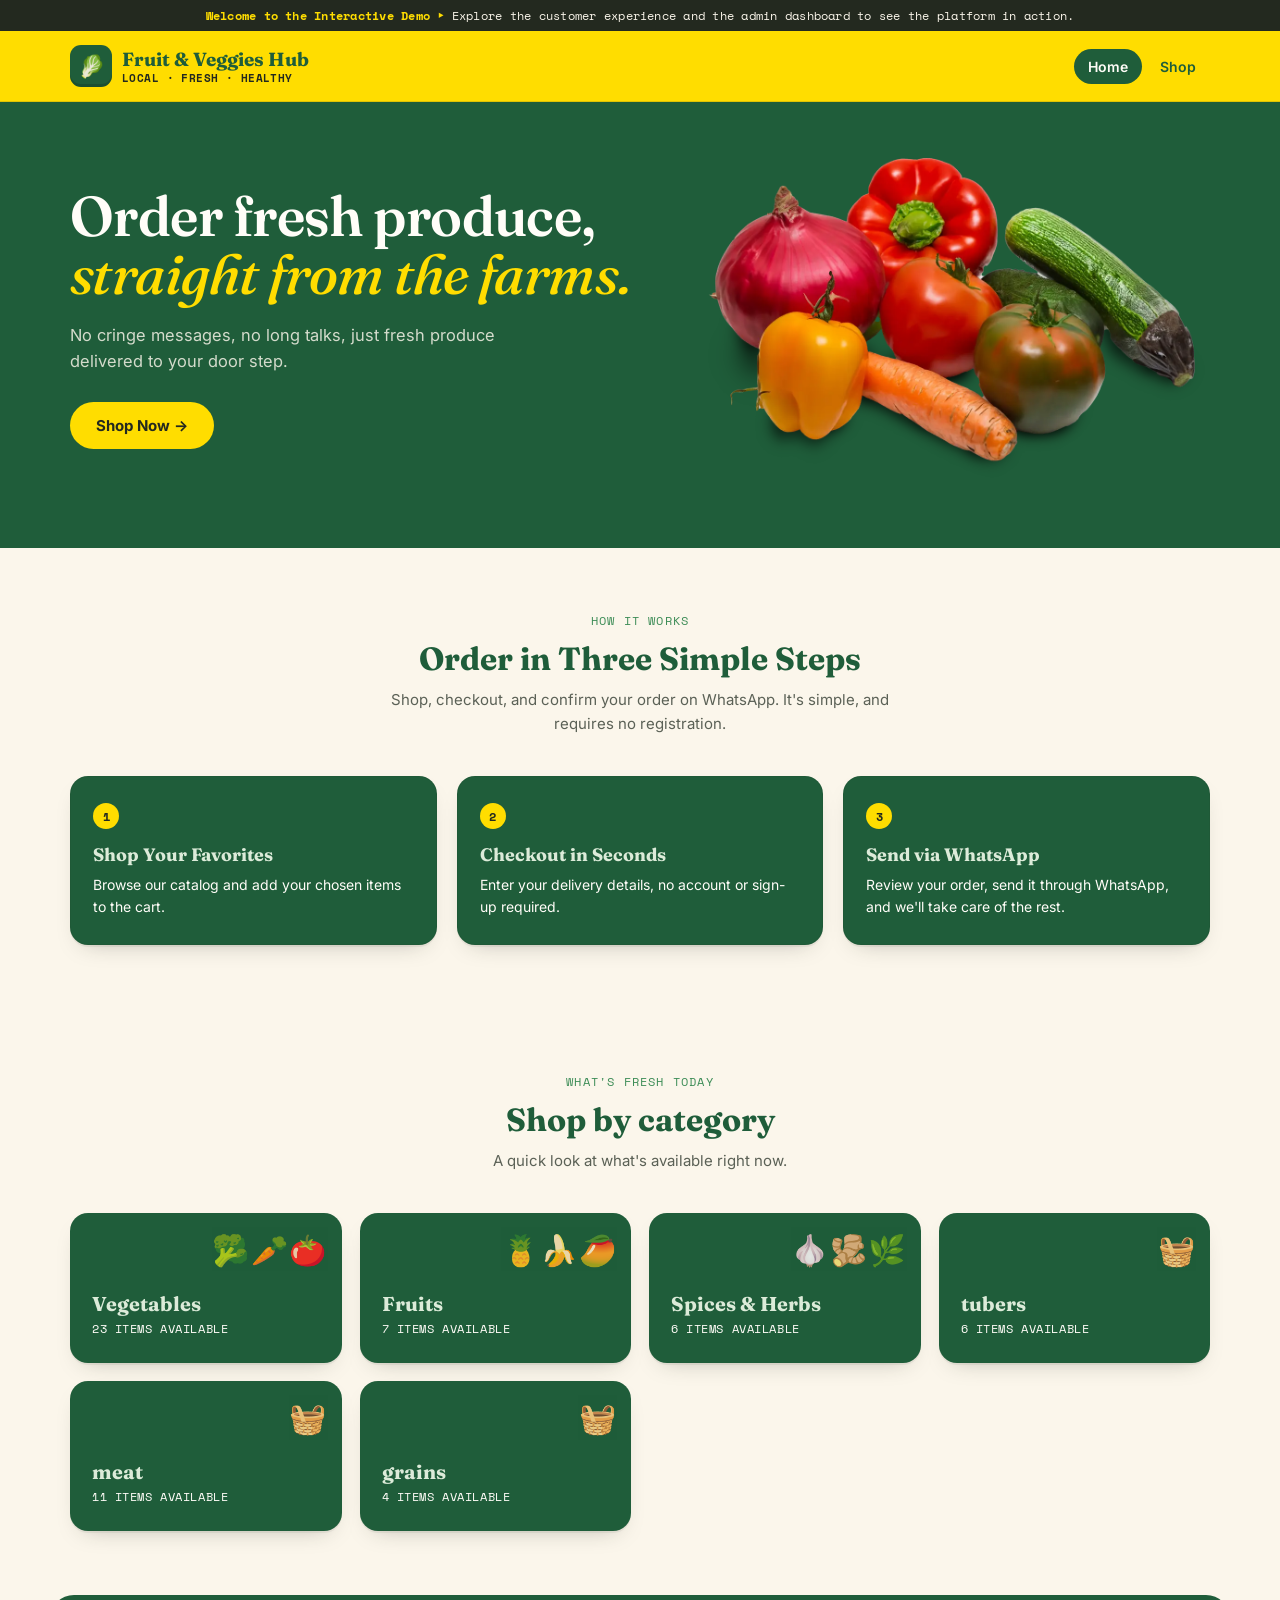
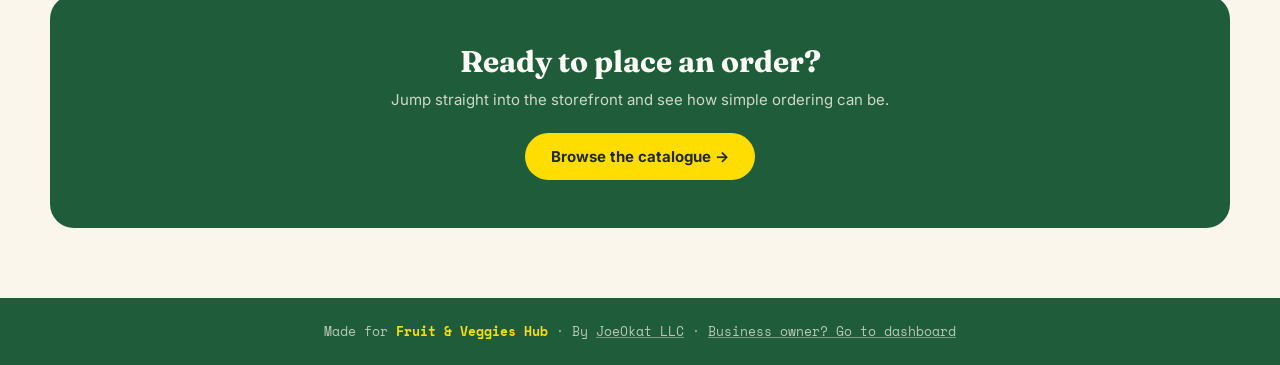
<file: index.html>
<!DOCTYPE html>
<html lang="en">
<head>
<meta charset="UTF-8">
<meta name="viewport" content="width=device-width, initial-scale=1.0">
<title data-suffix="Fresh Produce, Delivered">Fruit & Veggies Hub — Fresh Produce, Delivered</title>
<link rel="preconnect" href="https://fonts.googleapis.com">
<link rel="preconnect" href="https://fonts.gstatic.com" crossorigin>
<link href="https://fonts.googleapis.com/css2?family=Fraunces:ital,opsz,wght@0,9..144,400;0,9..144,600;0,9..144,700;1,9..144,500;1,9..144,600&family=Inter:wght@400;500;600;700;800&family=Space+Mono:wght@400;700&display=swap" rel="stylesheet">
<link rel="stylesheet" href="css/style.css">
</head>
<body>

<div class="demo-bar">
  <strong>Welcome to the Interactive Demo ‣</strong> Explore the customer experience and the admin dashboard to see the platform in action.
</div>

<header class="site-header">
  <div class="header-inner">
    <a href="index.html" class="brand">
      <span class="brand-mark">🥬</span>
      <span class="brand-text">
        <strong data-brand-name>Fruit & Veggies Hub</strong>
        <span data-brand-tagline>Fresh from the market, straight to your door</span>
      </span>
    </a>
    <nav class="nav-links" aria-label="Main navigation">
      <a href="index.html" class="nav-link active">Home</a>
      <a href="customer.html" class="nav-link">Shop</a>
      <!-- <a href="admin.html" class="nav-link admin-link">Business Dashboard</a> -->
    </nav>
  </div>
</header>

<section class="hero">
  <div class="hero-inner">
    <div>
      <!-- <div class="hero-eyebrow">One link · Zero back-and-forth</div> -->
      <h1>Order fresh produce,<br><em>straight from the farms.</em></h1>
      <p>No cringe messages, no long talks, just fresh produce delivered to your door step.</p>
      <div class="hero-ctas">
        <a href="customer.html" class="btn-primary">Shop Now →</a>
        <!-- <a href="admin.html" class="btn-ghost on-dark">View business dashboard</a> -->
      </div>
    </div>

    <div class="hero-image">
      <img src="assets/images/home-hero.png" alt="Fresh vegetables including tomatoes, peppers, onion, carrot, and zucchini" />
    </div>
  </div>
</section>

<section class="section">
  <div class="section-head">
    <span class="eyebrow">How it works</span>
    <h2>Order in Three Simple Steps</h2>
    <p>Shop, checkout, and confirm your order on WhatsApp. It's simple, and requires no registration.</p>
  </div>
  <div class="how-grid">
    <div class="how-card">
      <div class="how-step">1</div>
      <h3>Shop Your Favorites</h3>
      <p>Browse our catalog and add your chosen items to the cart.</p>
    </div>

    <div class="how-card">
      <div class="how-step">2</div>
      <h3>Checkout in Seconds</h3>
      <p>Enter your delivery details, no account or sign-up required.</p>
    </div>

    <div class="how-card">
      <div class="how-step">3</div>
      <h3>Send via WhatsApp</h3>
      <p>Review your order, send it through WhatsApp, and we'll take care of the rest.</p>
    </div>
  </div>
</section>

<section class="section" id="categoryPreviewSection">
  <div class="section-head">
    <span class="eyebrow">What's fresh today</span>
    <h2>Shop by category</h2>
    <p>A quick look at what's available right now.</p>
  </div>
  <div class="category-preview-grid" id="categoryPreviewGrid"></div>
</section>

<div class="cta-banner">
  <h2>Ready to place an order?</h2>
  <p>Jump straight into the storefront and see how simple ordering can be.</p>
  <a href="customer.html" class="btn-primary">Browse the catalogue →</a>
</div>

<footer class="site-footer">
  Made for <strong data-brand-name>Fruit & Veggies Hub</strong> · By <a href="https://joeokat.vercel.app/">JoeOkat LLC</a> ·
  <a href="admin.html">Business owner? Go to dashboard</a>
</footer>

<div class="toast" id="toast"></div>

<script src="js/store.js"></script>
<script>
  Store.applyBrandToPage();

  const categoryMeta = {
    vegetables: { label: 'Vegetables', emoji: '🥦🥕🍅' },
    fruits: { label: 'Fruits', emoji: '🍍🍌🥭' },
    spices: { label: 'Spices & Herbs', emoji: '🧄🫚🌿' }
  };

  function renderCategoryPreview(){
    const products = Store.getProducts();
    const grid = document.getElementById('categoryPreviewGrid');
    const cats = [...new Set(products.map(p => p.category))];

    grid.innerHTML = cats.map(cat => {
      const count = products.filter(p => p.category === cat && p.available).length;
      const meta = categoryMeta[cat] || { label: cat, emoji: '🧺' };
      return `
        <a class="category-preview-card" href="customer.html?category=${encodeURIComponent(cat)}">
          <span class="emoji-cluster">${meta.emoji}</span>
          <h3>${meta.label}</h3>
          <span>${count} item${count===1?'':'s'} available</span>
        </a>
      `;
    }).join('');
  }
  renderCategoryPreview();
</script>
</body>
</html>
</file>
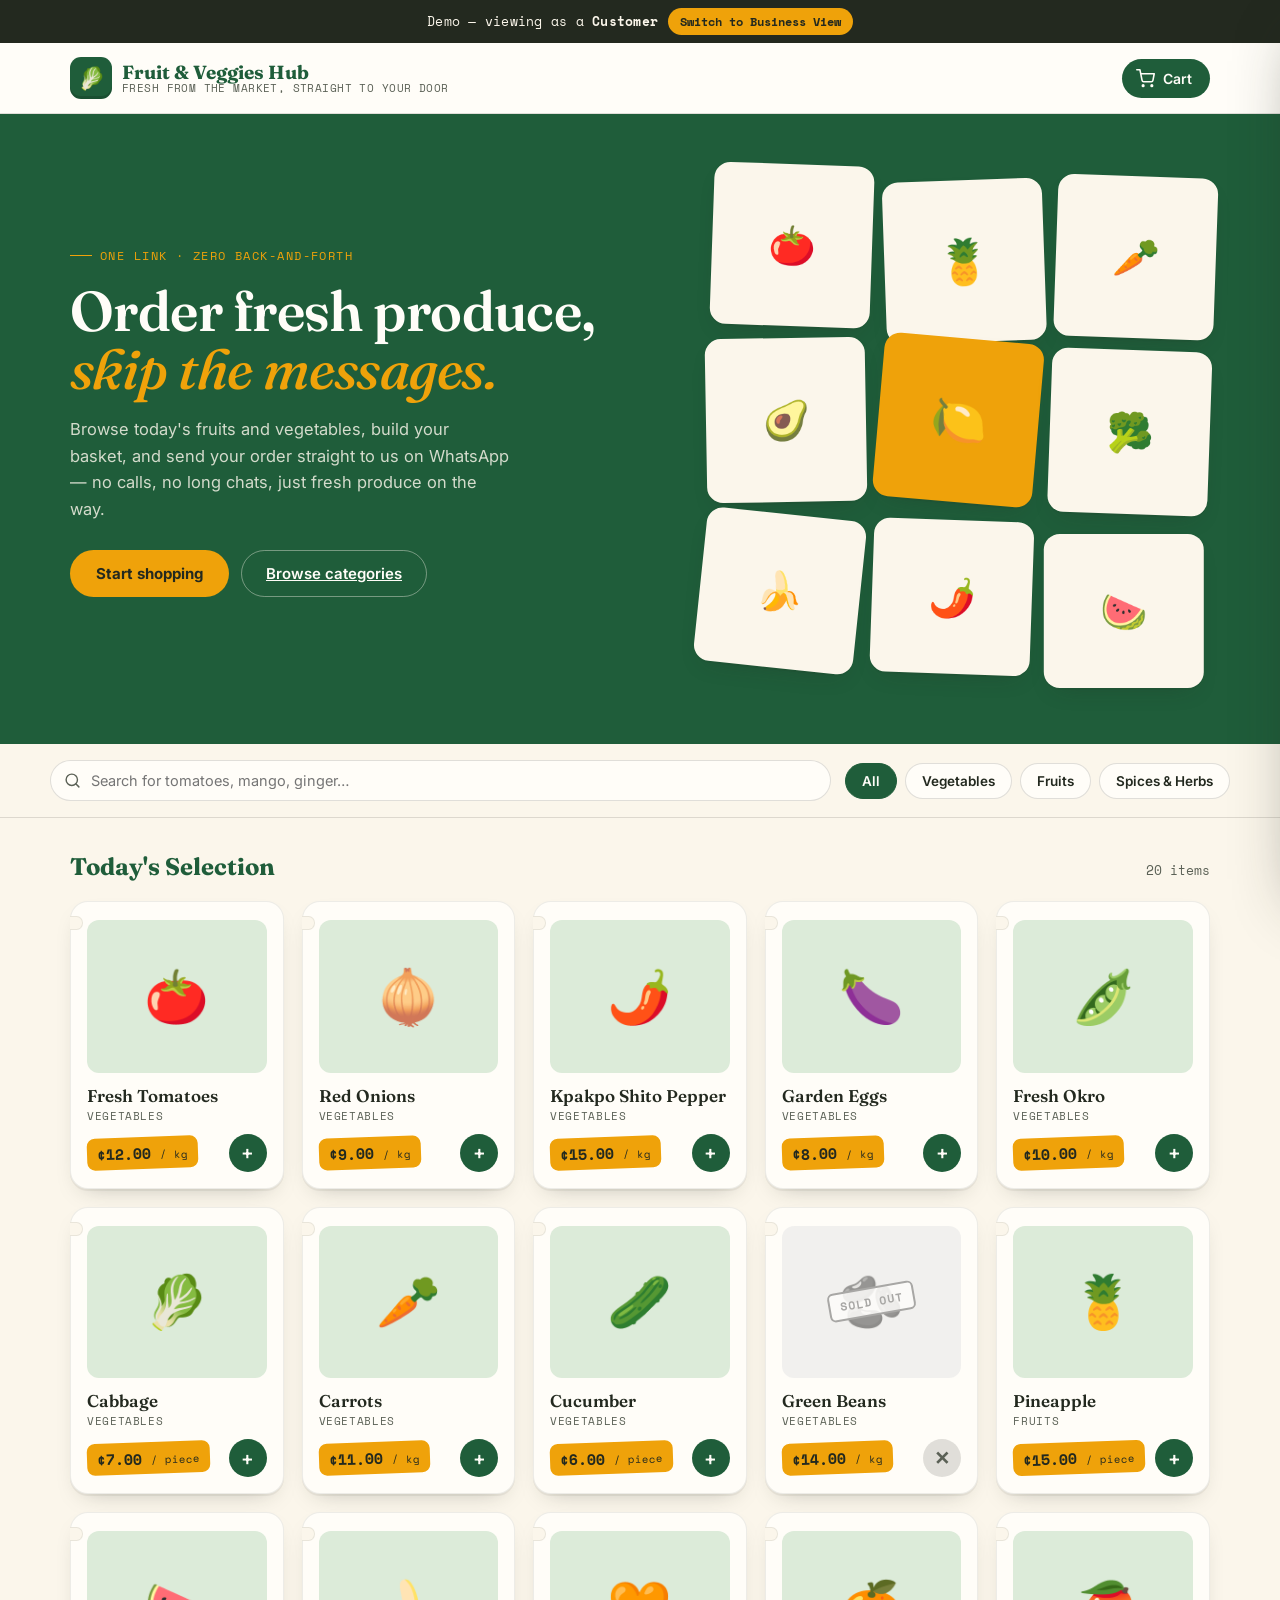
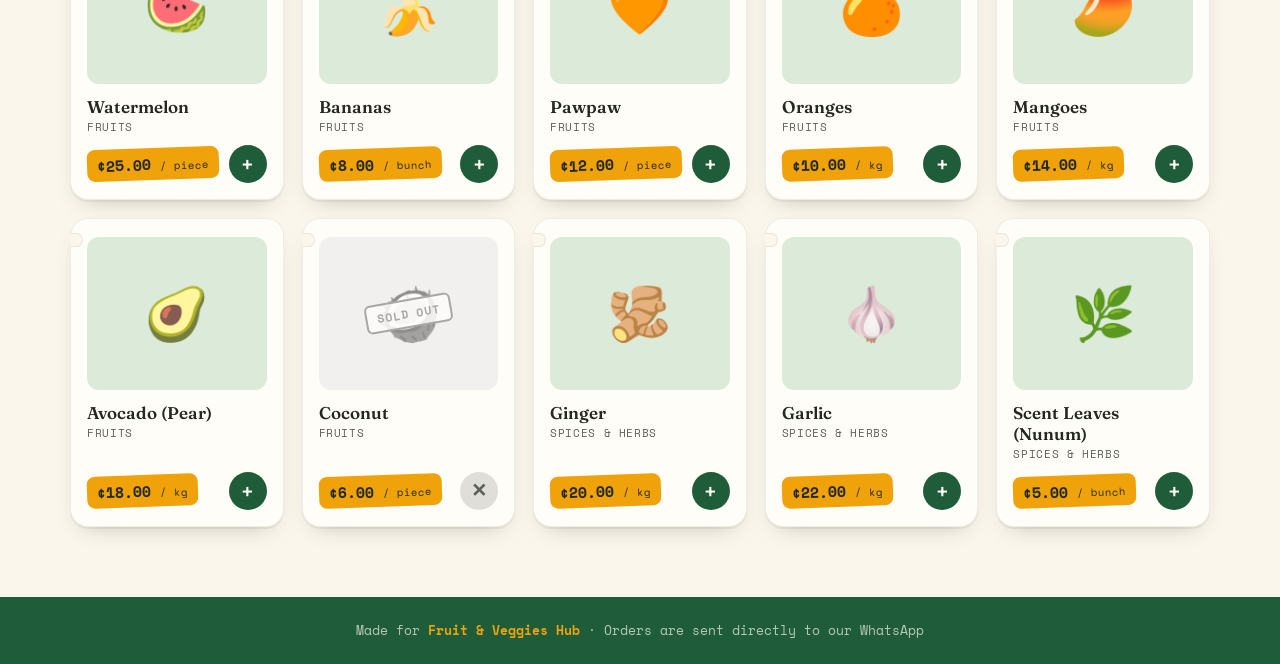
<file: fruit-veggies-hub.html>
<!DOCTYPE html>
<html lang="en">
<head>
<meta charset="UTF-8">
<meta name="viewport" content="width=device-width, initial-scale=1.0">
<title>Fruit & Veggies Hub — Order Fresh Produce</title>
<link rel="preconnect" href="https://fonts.googleapis.com">
<link rel="preconnect" href="https://fonts.gstatic.com" crossorigin>
<link href="https://fonts.googleapis.com/css2?family=Fraunces:ital,opsz,wght@0,9..144,400;0,9..144,600;0,9..144,700;1,9..144,500;1,9..144,600&family=Inter:wght@400;500;600;700;800&family=Space+Mono:wght@400;700&display=swap" rel="stylesheet">
<style>
  
/* ============ TOKENS ============ */
:root{
  --green-deep:#1F5D3A;
  --green-leaf:#3C8C56;
  --green-soft:#DCEBD9;
  --gold:#EFA20A;
  --gold-dark:#C97D02;
  --tomato:#D6452C;
  --cream:#FBF6EB;
  --paper:#FFFDF8;
  --ink:#23291F;
  --ink-soft:#5B6156;
  --line:rgba(35,41,31,0.14);
  --line-soft:rgba(35,41,31,0.08);
  --radius:18px;
  --shadow-card:0 2px 0 rgba(35,41,31,0.06), 0 10px 24px -14px rgba(35,41,31,0.35);
  --shadow-pop:0 20px 60px -20px rgba(35,41,31,0.45);
  --font-display:'Fraunces', serif;
  --font-body:'Inter', sans-serif;
  --font-mono:'Space Mono', monospace;
}
*{box-sizing:border-box;}
html{scroll-behavior:smooth;}
body{
  margin:0;
  font-family:var(--font-body);
  background:var(--cream);
  color:var(--ink);
  -webkit-font-smoothing:antialiased;
}
img{max-width:100%;display:block;}
button{font-family:inherit;cursor:pointer;}
input,select,textarea{font-family:inherit;}
.visually-hidden{position:absolute;width:1px;height:1px;overflow:hidden;clip:rect(0 0 0 0);white-space:nowrap;}
a{color:inherit;}

@media (prefers-reduced-motion: reduce){
  *{animation-duration:0.01ms !important; animation-iteration-count:1 !important; transition-duration:0.01ms !important; scroll-behavior:auto !important;}
}

:focus-visible{outline:3px solid var(--gold-dark); outline-offset:2px; border-radius:4px;}

/* ============ TOP UTILITY BAR ============ */
.mode-switch{
  background:var(--ink);
  color:var(--cream);
  font-family:var(--font-mono);
  font-size:12.5px;
  letter-spacing:.02em;
  display:flex;
  align-items:center;
  justify-content:center;
  gap:10px;
  padding:8px 14px;
  text-align:center;
}
.mode-switch button{
  background:var(--gold);
  color:var(--ink);
  border:none;
  padding:5px 12px;
  border-radius:100px;
  font-family:var(--font-mono);
  font-weight:700;
  font-size:12px;
  transition:transform .15s ease, background .15s ease;
}
.mode-switch button:hover{background:#ffb733; transform:translateY(-1px);}

/* ============ HEADER ============ */
header.site-header{
  position:sticky; top:0; z-index:40;
  background:var(--paper);
  border-bottom:1px solid var(--line);
}
.header-inner{
  max-width:1180px; margin:0 auto;
  display:flex; align-items:center; justify-content:space-between;
  padding:14px 20px;
  gap:16px;
}
.brand{display:flex; align-items:center; gap:10px; text-decoration:none;}
.brand-mark{
  width:42px;height:42px;border-radius:11px;
  background:var(--green-deep);
  display:flex;align-items:center;justify-content:center;
  font-size:22px; flex-shrink:0;
  box-shadow:inset 0 -3px 0 rgba(0,0,0,.15);
}
.brand-text{display:flex;flex-direction:column;line-height:1.1;}
.brand-text strong{font-family:var(--font-display); font-weight:700; font-size:19px; color:var(--green-deep);}
.brand-text span{font-family:var(--font-mono); font-size:10.5px; color:var(--ink-soft); letter-spacing:.04em; text-transform:uppercase;}

.cart-btn{
  position:relative;
  display:flex; align-items:center; gap:8px;
  background:var(--green-deep); color:var(--paper);
  border:none; border-radius:100px;
  padding:10px 18px 10px 14px;
  font-weight:600; font-size:14px;
  transition:transform .15s ease, box-shadow .15s ease;
}
.cart-btn:hover{transform:translateY(-1px); box-shadow:0 8px 16px -6px rgba(31,93,58,.5);}
.cart-count{
  position:absolute; top:-6px; right:-6px;
  background:var(--tomato); color:#fff;
  font-family:var(--font-mono); font-size:11px; font-weight:700;
  width:20px;height:20px;border-radius:50%;
  display:flex;align-items:center;justify-content:center;
  border:2px solid var(--paper);
}

/* ============ HERO ============ */
.hero{
  position:relative;
  background:var(--green-deep);
  overflow:hidden;
}
.hero-inner{
  max-width:1180px; margin:0 auto;
  display:grid; grid-template-columns:1.1fr 0.9fr;
  align-items:center;
  gap:20px;
  padding:56px 20px 70px;
}
.hero-eyebrow{
  font-family:var(--font-mono); text-transform:uppercase; letter-spacing:.12em;
  font-size:12px; color:var(--gold);
  display:flex; align-items:center; gap:8px; margin-bottom:18px;
}
.hero-eyebrow::before{content:"";width:22px;height:1px;background:var(--gold);}
.hero h1{
  font-family:var(--font-display);
  font-weight:600;
  color:var(--paper);
  font-size:clamp(34px, 5vw, 56px);
  line-height:1.04;
  margin:0 0 18px;
  letter-spacing:-.01em;
}
.hero h1 em{font-style:italic; font-weight:500; color:var(--gold);}
.hero p{
  color:rgba(251,246,235,.82);
  font-size:16.5px; line-height:1.6;
  max-width:440px; margin:0 0 28px;
}
.hero-ctas{display:flex; gap:12px; flex-wrap:wrap;}
.btn-primary{
  background:var(--gold); color:var(--ink);
  border:none; border-radius:100px;
  padding:14px 26px; font-weight:700; font-size:15px;
  transition:transform .15s ease, box-shadow .15s ease;
}
.btn-primary:hover{transform:translateY(-2px); box-shadow:0 10px 20px -8px rgba(239,162,10,.6);}
.btn-ghost{
  background:transparent; color:var(--paper);
  border:1.5px solid rgba(251,246,235,.4); border-radius:100px;
  padding:13px 24px; font-weight:600; font-size:15px;
  transition:border-color .15s ease, background .15s ease;
}
.btn-ghost:hover{border-color:var(--paper); background:rgba(251,246,235,.08);}

.hero-crate{
  position:relative;
  aspect-ratio:1/1;
  display:grid;
  grid-template-columns:repeat(3,1fr);
  gap:12px;
  transform:rotate(2deg);
}
.crate-item{
  background:var(--cream);
  border-radius:16px;
  display:flex; align-items:center; justify-content:center;
  font-size:38px;
  box-shadow:var(--shadow-card);
  transform:rotate(var(--r,0deg));
}
.crate-item:nth-child(2){transform:rotate(-4deg) translateY(10px); font-size:44px;}
.crate-item:nth-child(4){transform:rotate(-3deg);}
.crate-item:nth-child(5){background:var(--gold); transform:rotate(3deg) translateY(-6px); font-size:46px;}
.crate-item:nth-child(7){transform:rotate(4deg);}
.crate-item:nth-child(9){transform:rotate(-2deg) translateY(8px);}

@media (max-width:820px){
  .hero-inner{grid-template-columns:1fr; padding:40px 20px 44px;}
  .hero-crate{max-width:320px; margin:8px auto 0;}
  .hero p{max-width:100%;}
}

/* ============ SEARCH / FILTER BAR ============ */
.filter-bar{
  position:sticky; top:57px; z-index:30;
  background:var(--cream);
  border-bottom:1px solid var(--line);
  padding:16px 20px;
}
.filter-inner{max-width:1180px; margin:0 auto; display:flex; gap:14px; align-items:center; flex-wrap:wrap;}
.search-box{
  flex:1 1 240px;
  position:relative;
  display:flex; align-items:center;
}
.search-box svg{position:absolute; left:14px; width:17px; height:17px; color:var(--ink-soft);}
.search-box input{
  width:100%;
  padding:11px 14px 11px 40px;
  border-radius:100px;
  border:1.5px solid var(--line);
  background:var(--paper);
  font-size:14.5px;
  color:var(--ink);
}
.search-box input:focus{border-color:var(--green-leaf); outline:none;}
.category-pills{display:flex; gap:8px; flex-wrap:wrap;}
.pill{
  border:1.5px solid var(--line);
  background:var(--paper);
  color:var(--ink);
  padding:9px 16px;
  border-radius:100px;
  font-size:13.5px; font-weight:600;
  white-space:nowrap;
  transition:all .15s ease;
  display:flex; align-items:center; gap:6px;
}
.pill:hover{border-color:var(--green-leaf);}
.pill.active{background:var(--green-deep); border-color:var(--green-deep); color:var(--paper);}

/* ============ PRODUCT GRID ============ */
.catalogue{max-width:1180px; margin:0 auto; padding:34px 20px 70px;}
.catalogue-heading{display:flex; align-items:baseline; justify-content:space-between; margin-bottom:20px; gap:10px; flex-wrap:wrap;}
.catalogue-heading h2{font-family:var(--font-display); font-size:24px; margin:0; color:var(--green-deep);}
.catalogue-heading span{font-family:var(--font-mono); font-size:12.5px; color:var(--ink-soft);}

.product-grid{
  display:grid;
  grid-template-columns:repeat(auto-fill, minmax(210px, 1fr));
  gap:18px;
}
.empty-state{
  grid-column:1/-1;
  text-align:center;
  padding:50px 20px;
  color:var(--ink-soft);
  font-size:15px;
}
.empty-state strong{display:block; font-family:var(--font-display); font-size:19px; color:var(--ink); margin-bottom:6px;}

/* --- signature product "market tag" card --- */
.tag-card{
  position:relative;
  background:var(--paper);
  border-radius:var(--radius);
  border:1px solid var(--line-soft);
  box-shadow:var(--shadow-card);
  padding:18px 16px 16px;
  display:flex; flex-direction:column;
  transition:transform .18s ease, box-shadow .18s ease;
}
.tag-card:hover{transform:translateY(-3px); box-shadow:0 16px 30px -16px rgba(35,41,31,.4);}
.tag-card::before{
  content:"";
  position:absolute; top:14px; left:-1px;
  width:12px; height:12px;
  background:var(--cream);
  border:1px solid var(--line-soft);
  border-left:none;
  border-radius:0 50% 50% 0;
}
.tag-visual{
  width:100%; aspect-ratio:1/0.85;
  background:var(--green-soft);
  border-radius:12px;
  display:flex; align-items:center; justify-content:center;
  font-size:52px;
  margin-bottom:12px;
  position:relative;
  overflow:hidden;
}
.tag-visual.unavailable{filter:grayscale(1); opacity:.55;}
.sold-out-stamp{
  position:absolute; inset:0;
  display:flex; align-items:center; justify-content:center;
  pointer-events:none;
}
.sold-out-stamp span{
  border:2.5px solid var(--tomato); color:var(--tomato);
  font-family:var(--font-mono); font-weight:700; font-size:11.5px;
  letter-spacing:.08em; text-transform:uppercase;
  padding:4px 10px; border-radius:6px;
  transform:rotate(-10deg);
  background:rgba(255,253,248,.85);
}
.tag-name{font-family:var(--font-display); font-weight:600; font-size:17px; margin:0 0 2px; color:var(--ink);}
.tag-cat{font-family:var(--font-mono); font-size:10.5px; text-transform:uppercase; letter-spacing:.06em; color:var(--ink-soft); margin-bottom:10px;}
.tag-footer{margin-top:auto; display:flex; align-items:center; justify-content:space-between; gap:8px;}
.tag-price{
  font-family:var(--font-mono); font-weight:700; font-size:15px;
  background:var(--gold); color:var(--ink);
  padding:5px 10px; border-radius:8px;
  transform:rotate(-2deg);
  white-space:nowrap;
}
.tag-price small{font-weight:400; font-size:10.5px;}
.add-btn{
  background:var(--green-deep); color:var(--paper);
  border:none; border-radius:100px;
  width:38px; height:38px;
  font-size:19px; font-weight:600;
  display:flex; align-items:center; justify-content:center;
  transition:transform .15s ease, background .15s ease;
  flex-shrink:0;
}
.add-btn:hover{background:var(--green-leaf); transform:scale(1.08);}
.add-btn:disabled{background:var(--line); color:var(--ink-soft); cursor:not-allowed; transform:none;}
.qty-stepper{
  display:flex; align-items:center; gap:0;
  background:var(--green-deep); border-radius:100px; overflow:hidden;
}
.qty-stepper button{
  background:transparent; color:var(--paper); border:none;
  width:30px; height:38px; font-size:16px; font-weight:700;
}
.qty-stepper button:hover{background:rgba(255,255,255,.15);}
.qty-stepper span{color:var(--paper); font-family:var(--font-mono); font-size:14px; min-width:20px; text-align:center;}

/* ============ CART DRAWER ============ */
.overlay{
  position:fixed; inset:0; background:rgba(35,41,31,.45);
  z-index:60; opacity:0; pointer-events:none; transition:opacity .25s ease;
}
.overlay.open{opacity:1; pointer-events:auto;}
.drawer{
  position:fixed; top:0; right:0; height:100%;
  width:min(420px, 100%);
  background:var(--paper);
  z-index:70;
  transform:translateX(100%);
  transition:transform .3s cubic-bezier(.22,1,.36,1);
  display:flex; flex-direction:column;
  box-shadow:var(--shadow-pop);
  background-image:repeating-linear-gradient(180deg, transparent, transparent 39px, var(--line-soft) 40px);
}
.drawer.open{transform:translateX(0);}
.drawer-header{
  padding:20px 22px 16px; border-bottom:1px dashed var(--line);
  display:flex; align-items:center; justify-content:space-between;
}
.drawer-header h3{font-family:var(--font-display); font-size:21px; margin:0; color:var(--green-deep);}
.icon-btn{
  background:transparent; border:none; width:34px; height:34px;
  display:flex; align-items:center; justify-content:center;
  border-radius:8px; color:var(--ink-soft);
}
.icon-btn:hover{background:var(--line-soft); color:var(--ink);}
.drawer-body{flex:1; overflow-y:auto; padding:10px 22px;}
.cart-line{
  display:flex; gap:12px; align-items:center;
  padding:14px 0; border-bottom:1px solid var(--line-soft);
}
.cart-line-emoji{
  width:48px; height:48px; border-radius:10px; background:var(--green-soft);
  display:flex; align-items:center; justify-content:center; font-size:24px; flex-shrink:0;
}
.cart-line-info{flex:1; min-width:0;}
.cart-line-info strong{display:block; font-size:14.5px; font-weight:600;}
.cart-line-info small{color:var(--ink-soft); font-family:var(--font-mono); font-size:11.5px;}
.cart-line-controls{display:flex; flex-direction:column; align-items:flex-end; gap:6px;}
.cart-line-remove{background:none; border:none; color:var(--tomato); font-size:11.5px; font-family:var(--font-mono); text-decoration:underline;}
.drawer-empty{padding:60px 10px; text-align:center; color:var(--ink-soft);}
.drawer-empty .big{font-size:44px; margin-bottom:10px;}
.drawer-footer{border-top:1px dashed var(--line); padding:18px 22px 22px; background:var(--paper);}
.summary-row{display:flex; justify-content:space-between; font-size:14px; color:var(--ink-soft); margin-bottom:6px;}
.summary-row.total{color:var(--ink); font-weight:700; font-size:18px; font-family:var(--font-display); margin-top:8px;}
.btn-block{width:100%; text-align:center; display:block;}

/* ============ CHECKOUT MODAL ============ */
.modal{
  position:fixed; inset:0; z-index:80;
  display:flex; align-items:center; justify-content:center;
  padding:20px;
  opacity:0; pointer-events:none; transition:opacity .25s ease;
}
.modal.open{opacity:1; pointer-events:auto;}
.modal-card{
  background:var(--paper); border-radius:20px;
  max-width:520px; width:100%; max-height:88vh; overflow-y:auto;
  box-shadow:var(--shadow-pop);
  transform:translateY(16px); transition:transform .25s ease;
}
.modal.open .modal-card{transform:translateY(0);}
.modal-head{
  padding:24px 26px 6px; display:flex; justify-content:space-between; align-items:flex-start;
}
.modal-head h3{font-family:var(--font-display); font-size:24px; margin:0 0 4px; color:var(--green-deep);}
.modal-head p{margin:0; color:var(--ink-soft); font-size:13.5px;}
.modal-body{padding:16px 26px 26px;}
.field{margin-bottom:16px;}
.field label{display:block; font-size:13px; font-weight:600; margin-bottom:6px; color:var(--ink);}
.field .hint{font-size:11.5px; color:var(--ink-soft); font-weight:400; margin-top:4px;}
.field input, .field textarea{
  width:100%; padding:12px 14px; border-radius:10px;
  border:1.5px solid var(--line); background:var(--cream); font-size:14.5px; color:var(--ink);
}
.field input:focus, .field textarea:focus{border-color:var(--green-leaf); outline:none; background:var(--paper);}
.field textarea{resize:vertical; min-height:70px;}
.field.error input, .field.error textarea{border-color:var(--tomato);}
.field-error{color:var(--tomato); font-size:12px; margin-top:5px; display:none;}
.field.error .field-error{display:block;}
.order-summary-box{
  background:var(--green-soft); border-radius:14px; padding:16px; margin-bottom:20px;
}
.order-summary-box .line{display:flex; justify-content:space-between; font-size:13.5px; padding:4px 0;}
.order-summary-box .line.total{font-weight:700; font-family:var(--font-display); font-size:17px; border-top:1px dashed rgba(35,41,31,.25); margin-top:6px; padding-top:10px;}

/* ============ CONFIRMATION ============ */
.confirm-card{text-align:center; padding:36px 26px 30px;}
.confirm-stamp{
  width:84px; height:84px; border-radius:50%;
  background:var(--green-deep); color:var(--paper);
  display:flex; align-items:center; justify-content:center;
  margin:0 auto 18px; font-size:38px;
  box-shadow:0 0 0 6px var(--green-soft);
}
.confirm-card h3{font-family:var(--font-display); font-size:26px; margin:0 0 8px; color:var(--green-deep);}
.confirm-card p{color:var(--ink-soft); font-size:14.5px; line-height:1.6; max-width:360px; margin:0 auto 22px;}
.order-id-chip{
  display:inline-block; font-family:var(--font-mono); font-size:12.5px;
  background:var(--cream); border:1px dashed var(--line); border-radius:100px;
  padding:6px 14px; margin-bottom:22px; color:var(--ink-soft);
}
.whatsapp-btn{
  display:inline-flex; align-items:center; gap:9px;
  background:#25D366; color:#fff; border:none; border-radius:100px;
  padding:14px 26px; font-weight:700; font-size:15px;
  box-shadow:0 10px 20px -8px rgba(37,211,102,.55);
  transition:transform .15s ease;
}
.whatsapp-btn:hover{transform:translateY(-2px);}

/* ============ ADMIN ============ */
.admin-shell{max-width:1180px; margin:0 auto; padding:30px 20px 70px;}
.admin-head{display:flex; align-items:center; justify-content:space-between; flex-wrap:wrap; gap:14px; margin-bottom:22px;}
.admin-head h1{font-family:var(--font-display); font-size:28px; margin:0 0 4px; color:var(--green-deep);}
.admin-head p{margin:0; color:var(--ink-soft); font-size:13.5px;}
.admin-tabs{display:flex; gap:8px; margin-bottom:26px; border-bottom:1px solid var(--line); overflow-x:auto;}
.admin-tab{
  background:none; border:none; padding:11px 4px; margin-right:22px;
  font-weight:600; font-size:14.5px; color:var(--ink-soft);
  border-bottom:2.5px solid transparent; white-space:nowrap;
}
.admin-tab.active{color:var(--green-deep); border-color:var(--gold);}

.stat-row{display:grid; grid-template-columns:repeat(auto-fit,minmax(150px,1fr)); gap:14px; margin-bottom:28px;}
.stat-card{background:var(--paper); border:1px solid var(--line-soft); border-radius:14px; padding:16px 18px; box-shadow:var(--shadow-card);}
.stat-card span{display:block; font-family:var(--font-mono); font-size:11px; text-transform:uppercase; letter-spacing:.05em; color:var(--ink-soft); margin-bottom:6px;}
.stat-card strong{font-family:var(--font-display); font-size:26px; color:var(--green-deep);}

.admin-toolbar{display:flex; justify-content:space-between; align-items:center; gap:12px; margin-bottom:16px; flex-wrap:wrap;}
.admin-toolbar h2{font-family:var(--font-display); font-size:19px; margin:0; color:var(--ink);}

.product-table{width:100%; border-collapse:collapse; background:var(--paper); border-radius:14px; overflow:hidden; box-shadow:var(--shadow-card);}
.product-table th{
  text-align:left; font-family:var(--font-mono); font-size:11px; text-transform:uppercase; letter-spacing:.05em;
  color:var(--ink-soft); background:var(--green-soft); padding:12px 14px; font-weight:700;
}
.product-table td{padding:12px 14px; border-bottom:1px solid var(--line-soft); font-size:14px; vertical-align:middle;}
.product-table tr:last-child td{border-bottom:none;}
.p-emoji-cell{font-size:22px; width:40px;}
.p-name-cell strong{display:block; font-size:14.5px;}
.p-name-cell small{color:var(--ink-soft); font-family:var(--font-mono); font-size:11px;}
.price-input{
  width:80px; padding:7px 9px; border-radius:8px; border:1.5px solid var(--line); background:var(--cream); font-family:var(--font-mono); font-size:13.5px;
}
.price-input:focus{border-color:var(--green-leaf); outline:none;}
.toggle{
  position:relative; width:42px; height:24px; border-radius:100px; background:var(--line); border:none; flex-shrink:0;
  transition:background .2s ease;
}
.toggle::after{content:""; position:absolute; top:3px; left:3px; width:18px; height:18px; border-radius:50%; background:#fff; transition:transform .2s ease; box-shadow:0 1px 3px rgba(0,0,0,.3);}
.toggle.on{background:var(--green-leaf);}
.toggle.on::after{transform:translateX(18px);}
.row-actions{display:flex; gap:8px;}
.mini-btn{
  background:var(--cream); border:1px solid var(--line); border-radius:8px;
  width:32px; height:32px; display:flex; align-items:center; justify-content:center; color:var(--ink-soft);
}
.mini-btn:hover{border-color:var(--ink); color:var(--ink);}
.mini-btn.danger:hover{border-color:var(--tomato); color:var(--tomato);}
.unavailable-row{opacity:.55;}
.badge{font-family:var(--font-mono); font-size:10.5px; padding:3px 9px; border-radius:100px; text-transform:uppercase; letter-spacing:.04em;}
.badge.in{background:var(--green-soft); color:var(--green-deep);}
.badge.out{background:#f6dcd5; color:var(--tomato);}

/* responsive table -> cards on mobile */
@media (max-width:720px){
  .product-table thead{display:none;}
  .product-table, .product-table tbody, .product-table tr, .product-table td{display:block; width:100%;}
  .product-table tr{background:var(--paper); border-radius:14px; box-shadow:var(--shadow-card); margin-bottom:12px; padding:6px 4px;}
  .product-table td{border:none; padding:8px 14px; display:flex; align-items:center; justify-content:space-between;}
  .product-table td::before{content:attr(data-label); font-family:var(--font-mono); font-size:10.5px; color:var(--ink-soft); text-transform:uppercase; margin-right:10px;}
  .p-emoji-cell{justify-content:flex-start !important;}
}

.add-product-panel{
  background:var(--paper); border:1px solid var(--line-soft); border-radius:16px; padding:22px;
  box-shadow:var(--shadow-card); margin-bottom:24px;
}
.add-product-panel h3{font-family:var(--font-display); font-size:18px; margin:0 0 16px; color:var(--green-deep);}
.form-grid{display:grid; grid-template-columns:repeat(auto-fit, minmax(130px,1fr)); gap:12px; align-items:end;}
.form-grid .field{margin-bottom:0;}
.emoji-select{display:flex; flex-wrap:wrap; gap:6px; max-height:80px; overflow-y:auto; padding:8px; border:1.5px solid var(--line); border-radius:10px; background:var(--cream);}
.emoji-opt{background:transparent; border:1.5px solid transparent; border-radius:8px; font-size:20px; padding:3px 6px;}
.emoji-opt.selected{border-color:var(--green-leaf); background:var(--green-soft);}

.order-card{background:var(--paper); border:1px solid var(--line-soft); border-radius:16px; box-shadow:var(--shadow-card); margin-bottom:14px; overflow:hidden;}
.order-card-head{display:flex; justify-content:space-between; align-items:flex-start; padding:16px 18px 12px; gap:10px; flex-wrap:wrap;}
.order-card-head strong{font-family:var(--font-display); font-size:17px;}
.order-card-head small{display:block; font-family:var(--font-mono); font-size:11px; color:var(--ink-soft); margin-top:2px;}
.order-meta{display:flex; gap:16px; flex-wrap:wrap; padding:0 18px 12px; font-size:13px; color:var(--ink-soft);}
.order-meta b{color:var(--ink); font-weight:600;}
.order-items{padding:12px 18px; border-top:1px dashed var(--line); background:var(--cream);}
.order-items div{display:flex; justify-content:space-between; font-size:13.5px; padding:3px 0; font-family:var(--font-mono);}
.order-items .total-line{font-weight:700; border-top:1px dashed var(--line); margin-top:6px; padding-top:8px; font-size:14.5px;}
.order-empty{text-align:center; padding:60px 20px; color:var(--ink-soft);}
.order-empty .big{font-size:44px; margin-bottom:12px;}

.settings-panel{background:var(--paper); border:1px solid var(--line-soft); border-radius:16px; padding:24px; box-shadow:var(--shadow-card); max-width:560px;}
.settings-panel h3{font-family:var(--font-display); font-size:19px; margin:0 0 4px; color:var(--green-deep);}
.settings-panel > p{margin:0 0 20px; color:var(--ink-soft); font-size:13.5px;}
.save-confirm{display:none; align-items:center; gap:8px; color:var(--green-deep); font-size:13.5px; font-weight:600; margin-top:10px;}
.save-confirm.show{display:flex;}

footer.site-footer{
  background:var(--green-deep); color:rgba(251,246,235,.7);
  text-align:center; padding:24px 20px; font-size:12.5px; font-family:var(--font-mono);
}
footer.site-footer strong{color:var(--gold);}

.toast{
  position:fixed; bottom:22px; left:50%; transform:translateX(-50%) translateY(20px);
  background:var(--ink); color:var(--paper); padding:12px 20px; border-radius:100px;
  font-size:13.5px; font-weight:600; z-index:100; box-shadow:var(--shadow-pop);
  opacity:0; pointer-events:none; transition:all .25s ease; display:flex; align-items:center; gap:8px;
}
.toast.show{opacity:1; transform:translateX(-50%) translateY(0);}

[data-view="admin"] header.site-header, [data-view="admin"] .hero, [data-view="admin"] .filter-bar, [data-view="admin"] .catalogue, [data-view="admin"] footer.site-footer{display:none;}
[data-view="shop"] .admin-shell{display:none;}
</style>
</head>
<body data-view="shop">

<div class="mode-switch">
  <span id="modeSwitchLabel">Demo — viewing as a <strong>Customer</strong></span>
  <button id="modeSwitchBtn" type="button">Switch to Business View</button>
</div>

<!-- ===================== CUSTOMER: HEADER ===================== -->
<header class="site-header">
  <div class="header-inner">
    <a href="#" class="brand" id="logoHome">
      <span class="brand-mark">🥬</span>
      <span class="brand-text"><strong id="brandNameText">Fruit & Veggies Hub</strong><span id="brandTaglineText">Fresh from the market, straight to your door</span></span>
    </a>
    <button class="cart-btn" id="openCartBtn" aria-label="Open cart">
      <svg width="19" height="19" viewBox="0 0 24 24" fill="none" stroke="currentColor" stroke-width="2" stroke-linecap="round" stroke-linejoin="round"><circle cx="9" cy="21" r="1"></circle><circle cx="20" cy="21" r="1"></circle><path d="M1 1h4l2.68 13.39a2 2 0 0 0 2 1.61h9.72a2 2 0 0 0 2-1.61L23 6H6"></path></svg>
      Cart
      <span class="cart-count" id="cartCount" style="display:none;">0</span>
    </button>
  </div>
</header>

<!-- ===================== CUSTOMER: HERO ===================== -->
<section class="hero">
  <div class="hero-inner">
    <div>
      <div class="hero-eyebrow">One link · Zero back-and-forth</div>
      <h1>Order fresh produce,<br><em>skip the messages.</em></h1>
      <p>Browse today's fruits and vegetables, build your basket, and send your order straight to us on WhatsApp — no calls, no long chats, just fresh produce on the way.</p>
      <div class="hero-ctas">
        <button class="btn-primary" id="heroShopBtn">Start shopping</button>
        <a href="#categories" class="btn-ghost">Browse categories</a>
      </div>
    </div>
    <div class="hero-crate" aria-hidden="true">
      <div class="crate-item">🍅</div>
      <div class="crate-item">🍍</div>
      <div class="crate-item">🥕</div>
      <div class="crate-item">🥑</div>
      <div class="crate-item">🍋</div>
      <div class="crate-item">🥦</div>
      <div class="crate-item">🍌</div>
      <div class="crate-item">🌶️</div>
      <div class="crate-item">🍉</div>
    </div>
  </div>
</section>

<!-- ===================== CUSTOMER: FILTER BAR ===================== -->
<div class="filter-bar" id="categories">
  <div class="filter-inner">
    <div class="search-box">
      <svg viewBox="0 0 24 24" fill="none" stroke="currentColor" stroke-width="2" stroke-linecap="round" stroke-linejoin="round"><circle cx="11" cy="11" r="8"></circle><line x1="21" y1="21" x2="16.65" y2="16.65"></line></svg>
      <input type="text" id="searchInput" placeholder="Search for tomatoes, mango, ginger…" aria-label="Search products">
    </div>
    <div class="category-pills" id="categoryPills"></div>
  </div>
</div>

<!-- ===================== CUSTOMER: CATALOGUE ===================== -->
<main class="catalogue">
  <div class="catalogue-heading">
    <h2>Today's Selection</h2>
    <span id="resultCount"></span>
  </div>
  <div class="product-grid" id="productGrid"></div>
</main>

<footer class="site-footer">
  Made for <strong id="footerBrandName">Fruit & Veggies Hub</strong> · Orders are sent directly to our WhatsApp
</footer>

<!-- ===================== CART DRAWER ===================== -->
<div class="overlay" id="drawerOverlay"></div>
<aside class="drawer" id="cartDrawer" aria-label="Shopping cart">
  <div class="drawer-header">
    <h3>Your Basket</h3>
    <button class="icon-btn" id="closeCartBtn" aria-label="Close cart">
      <svg width="20" height="20" viewBox="0 0 24 24" fill="none" stroke="currentColor" stroke-width="2" stroke-linecap="round"><line x1="18" y1="6" x2="6" y2="18"></line><line x1="6" y1="6" x2="18" y2="18"></line></svg>
    </button>
  </div>
  <div class="drawer-body" id="drawerBody"></div>
  <div class="drawer-footer" id="drawerFooter" style="display:none;">
    <div class="summary-row"><span>Items subtotal</span><span id="drawerSubtotal">₵0.00</span></div>
    <div class="summary-row total"><span>Total</span><span id="drawerTotal">₵0.00</span></div>
    <button class="btn-primary btn-block" id="goToCheckoutBtn" style="margin-top:14px;">Checkout on WhatsApp</button>
  </div>
</aside>

<!-- ===================== CHECKOUT MODAL ===================== -->
<div class="modal" id="checkoutModal">
  <div class="modal-card">
    <div class="modal-head">
      <div>
        <h3>Almost there 🧺</h3>
        <p>Tell us where to send your fresh produce.</p>
      </div>
      <button class="icon-btn" id="closeCheckoutBtn" aria-label="Close">
        <svg width="20" height="20" viewBox="0 0 24 24" fill="none" stroke="currentColor" stroke-width="2" stroke-linecap="round"><line x1="18" y1="6" x2="6" y2="18"></line><line x1="6" y1="6" x2="18" y2="18"></line></svg>
      </button>
    </div>
    <div class="modal-body">
      <div class="order-summary-box" id="checkoutSummary"></div>
      <form id="checkoutForm" novalidate>
        <div class="field" id="fieldName">
          <label for="custName">Full name</label>
          <input type="text" id="custName" placeholder="e.g. Ama Boateng" autocomplete="name">
          <div class="field-error">Please enter your name.</div>
        </div>
        <div class="field" id="fieldPhone">
          <label for="custPhone">Phone number</label>
          <input type="tel" id="custPhone" placeholder="e.g. 024 123 4567" autocomplete="tel">
          <div class="field-error">Please enter a valid phone number.</div>
        </div>
        <div class="field" id="fieldLocation">
          <label for="custLocation">Delivery location</label>
          <input type="text" id="custLocation" placeholder="e.g. East Legon, near the Shell station" autocomplete="street-address">
          <div class="field-error">Please tell us where to deliver.</div>
        </div>
        <div class="field">
          <label for="custNotes">Delivery notes <span style="font-weight:400;color:var(--ink-soft);">(optional)</span></label>
          <textarea id="custNotes" placeholder="Preferred delivery time, landmark, gate code…"></textarea>
        </div>
        <button type="submit" class="whatsapp-btn btn-block" style="justify-content:center;">
          <svg width="19" height="19" viewBox="0 0 24 24" fill="currentColor"><path d="M17.6 6.32A8.86 8.86 0 0 0 12.04 3.6C7.29 3.6 3.41 7.48 3.41 12.23c0 1.52.4 3 .11 4.35L2 21.6l4.16-1.5c.13-.06.26.08.14.16A9 9 0 0 0 21.6 12.2a8.83 8.83 0 0 0-4-5.88Z" opacity="0"></path><path d="M12 2C6.48 2 2 6.48 2 12c0 1.85.5 3.58 1.36 5.06L2 22l5.09-1.33A9.94 9.94 0 0 0 12 22c5.52 0 10-4.48 10-10S17.52 2 12 2Zm0 18.06c-1.7 0-3.28-.5-4.61-1.36l-.33-.2-3.03.8.81-2.95-.21-.34A7.94 7.94 0 0 1 4 12c0-4.42 3.58-8 8-8s8 3.58 8 8-3.58 8.06-8 8.06Zm4.4-5.97c-.24-.12-1.43-.71-1.65-.79-.22-.08-.38-.12-.54.12-.16.24-.62.79-.76.95-.14.16-.28.18-.52.06-.24-.12-1.01-.37-1.92-1.19-.71-.63-1.19-1.4-1.33-1.64-.14-.24-.01-.37.11-.49.11-.11.24-.28.36-.42.12-.14.16-.24.24-.4.08-.16.04-.3-.02-.42-.06-.12-.54-1.31-.74-1.79-.2-.47-.4-.4-.54-.41h-.46c-.16 0-.42.06-.64.3-.22.24-.84.82-.84 2s.86 2.32.98 2.48c.12.16 1.69 2.58 4.1 3.62.57.25 1.02.4 1.37.51.57.18 1.1.16 1.51.1.46-.07 1.43-.58 1.63-1.15.2-.57.2-1.05.14-1.15-.06-.1-.22-.16-.46-.28Z"></path></svg>
          Send order on WhatsApp
        </button>
      </form>
    </div>
  </div>
</div>

<!-- ===================== CONFIRMATION MODAL ===================== -->
<div class="modal" id="confirmModal">
  <div class="modal-card confirm-card">
    <div class="confirm-stamp">✅</div>
    <h3>Order sent!</h3>
    <p>Your order has been prepared as a WhatsApp message. If a new tab didn't open automatically, tap the button below to send it to us.</p>
    <div class="order-id-chip" id="confirmOrderId">Order #0000</div>
    <div>
      <a href="#" class="whatsapp-btn" id="reopenWhatsappBtn" target="_blank" rel="noopener">
        <svg width="19" height="19" viewBox="0 0 24 24" fill="currentColor"><path d="M12 2C6.48 2 2 6.48 2 12c0 1.85.5 3.58 1.36 5.06L2 22l5.09-1.33A9.94 9.94 0 0 0 12 22c5.52 0 10-4.48 10-10S17.52 2 12 2Zm0 18.06c-1.7 0-3.28-.5-4.61-1.36l-.33-.2-3.03.8.81-2.95-.21-.34A7.94 7.94 0 0 1 4 12c0-4.42 3.58-8 8-8s8 3.58 8 8-3.58 8.06-8 8.06Zm4.4-5.97c-.24-.12-1.43-.71-1.65-.79-.22-.08-.38-.12-.54.12-.16.24-.62.79-.76.95-.14.16-.28.18-.52.06-.24-.12-1.01-.37-1.92-1.19-.71-.63-1.19-1.4-1.33-1.64-.14-.24-.01-.37.11-.49.11-.11.24-.28.36-.42.12-.14.16-.24.24-.4.08-.16.04-.3-.02-.42-.06-.12-.54-1.31-.74-1.79-.2-.47-.4-.4-.54-.41h-.46c-.16 0-.42.06-.64.3-.22.24-.84.82-.84 2s.86 2.32.98 2.48c.12.16 1.69 2.58 4.1 3.62.57.25 1.02.4 1.37.51.57.18 1.1.16 1.51.1.46-.07 1.43-.58 1.63-1.15.2-.57.2-1.05.14-1.15-.06-.1-.22-.16-.46-.28Z"></path></svg>
        Open WhatsApp
      </a>
    </div>
    <div style="margin-top:20px;">
      <button class="btn-ghost" style="color:var(--green-deep); border-color:var(--line);" id="backToShopBtn">← Continue shopping</button>
    </div>
  </div>
</div>

<!-- ===================== ADMIN SIDE ===================== -->
<div class="admin-shell">
  <div class="admin-head">
    <div>
      <h1>Business Dashboard</h1>
      <p>Manage your catalogue and see orders as they come in on WhatsApp.</p>
    </div>
  </div>

  <div class="admin-tabs">
    <button class="admin-tab active" data-tab="products">Products</button>
    <button class="admin-tab" data-tab="orders">Orders</button>
    <button class="admin-tab" data-tab="settings">Settings</button>
  </div>

  <!-- PRODUCTS TAB -->
  <div class="admin-tab-panel" id="tab-products">
    <div class="stat-row" id="adminStats"></div>

    <div class="add-product-panel">
      <h3>Add a new product</h3>
      <form id="addProductForm">
        <div class="form-grid">
          <div class="field">
            <label for="npName">Name</label>
            <input type="text" id="npName" placeholder="e.g. Sweet Pepper" required>
          </div>
          <div class="field">
            <label for="npCategory">Category</label>
            <select id="npCategory">
              <option value="vegetables">Vegetables</option>
              <option value="fruits">Fruits</option>
              <option value="spices">Spices & Herbs</option>
            </select>
          </div>
          <div class="field">
            <label for="npPrice">Price (₵)</label>
            <input type="number" id="npPrice" min="0" step="0.5" placeholder="12.00" required>
          </div>
          <div class="field">
            <label for="npUnit">Unit</label>
            <input type="text" id="npUnit" placeholder="kg / piece / bunch" value="kg" required>
          </div>
          <div class="field" style="grid-column:1/-1;">
            <label>Icon</label>
            <div class="emoji-select" id="emojiSelect"></div>
          </div>
        </div>
        <button type="submit" class="btn-primary" style="margin-top:14px;">Add product</button>
      </form>
    </div>

    <div class="admin-toolbar">
      <h2>Your catalogue</h2>
      <span style="font-family:var(--font-mono); font-size:12px; color:var(--ink-soft);" id="productTableCount"></span>
    </div>
    <table class="product-table">
      <thead>
        <tr><th style="width:40px;"></th><th>Product</th><th>Category</th><th>Price</th><th>Status</th><th></th></tr>
      </thead>
      <tbody id="adminProductBody"></tbody>
    </table>
  </div>

  <!-- ORDERS TAB -->
  <div class="admin-tab-panel" id="tab-orders" style="display:none;">
    <div class="admin-toolbar">
      <h2>Orders received this session</h2>
      <span style="font-family:var(--font-mono); font-size:12px; color:var(--ink-soft);" id="orderCountLabel"></span>
    </div>
    <p style="color:var(--ink-soft); font-size:13.5px; margin-top:-8px; margin-bottom:20px;">
      In real use, every order arrives as a WhatsApp message on your phone the moment a customer checks out. This list mirrors what you'd receive, for demo purposes.
    </p>
    <div id="ordersList"></div>
  </div>

  <!-- SETTINGS TAB -->
  <div class="admin-tab-panel" id="tab-settings" style="display:none;">
    <div class="settings-panel">
      <h3>Business details</h3>
      <p>This information is used to build your WhatsApp order link and storefront header.</p>
      <form id="settingsForm">
        <div class="field">
          <label for="setName">Business name</label>
          <input type="text" id="setName">
        </div>
        <div class="field">
          <label for="setTagline">Tagline</label>
          <input type="text" id="setTagline">
        </div>
        <div class="field">
          <label for="setPhone">WhatsApp number</label>
          <input type="text" id="setPhone" placeholder="233201234567">
          <div class="hint">Include country code, no spaces or plus sign — e.g. 233201234567 for a Ghana number.</div>
        </div>
        <button type="submit" class="btn-primary">Save settings</button>
        <div class="save-confirm" id="saveConfirm">✓ Settings saved</div>
      </form>
    </div>
  </div>
</div>

<div class="toast" id="toast"></div>

<script>
/* ==================================================================
   STATE  (kept in memory only — this is a front-end demo)
================================================================== */
const emojiBank = ['🍅','🧅','🌶️','🍆','🥑','🥦','🥕','🥬','🥒','🫑','🍍','🍉','🍌','🥭','🍊','🍋','🥭','🥥','🫚','🧄','🌿','🍏','🍐','🍇','🍈','🍑','🥔','🌽','🫘'];

let state = {
  view: 'shop', // shop | admin
  business: {
    name: 'Fruit & Veggies Hub',
    tagline: "Fresh from the market, straight to your door",
    phone: '233201234567'
  },
  products: [
    { id:'p1', name:'Fresh Tomatoes', category:'vegetables', price:12, unit:'kg', emoji:'🍅', available:true },
    { id:'p2', name:'Red Onions', category:'vegetables', price:9, unit:'kg', emoji:'🧅', available:true },
    { id:'p3', name:'Kpakpo Shito Pepper', category:'vegetables', price:15, unit:'kg', emoji:'🌶️', available:true },
    { id:'p4', name:'Garden Eggs', category:'vegetables', price:8, unit:'kg', emoji:'🍆', available:true },
    { id:'p5', name:'Fresh Okro', category:'vegetables', price:10, unit:'kg', emoji:'🫛', available:true },
    { id:'p6', name:'Cabbage', category:'vegetables', price:7, unit:'piece', emoji:'🥬', available:true },
    { id:'p7', name:'Carrots', category:'vegetables', price:11, unit:'kg', emoji:'🥕', available:true },
    { id:'p8', name:'Cucumber', category:'vegetables', price:6, unit:'piece', emoji:'🥒', available:true },
    { id:'p9', name:'Green Beans', category:'vegetables', price:14, unit:'kg', emoji:'🫘', available:false },
    { id:'p10', name:'Pineapple', category:'fruits', price:15, unit:'piece', emoji:'🍍', available:true },
    { id:'p11', name:'Watermelon', category:'fruits', price:25, unit:'piece', emoji:'🍉', available:true },
    { id:'p12', name:'Bananas', category:'fruits', price:8, unit:'bunch', emoji:'🍌', available:true },
    { id:'p13', name:'Pawpaw', category:'fruits', price:12, unit:'piece', emoji:'🧡', available:true },
    { id:'p14', name:'Oranges', category:'fruits', price:10, unit:'kg', emoji:'🍊', available:true },
    { id:'p15', name:'Mangoes', category:'fruits', price:14, unit:'kg', emoji:'🥭', available:true },
    { id:'p16', name:'Avocado (Pear)', category:'fruits', price:18, unit:'kg', emoji:'🥑', available:true },
    { id:'p17', name:'Coconut', category:'fruits', price:6, unit:'piece', emoji:'🥥', available:false },
    { id:'p18', name:'Ginger', category:'spices', price:20, unit:'kg', emoji:'🫚', available:true },
    { id:'p19', name:'Garlic', category:'spices', price:22, unit:'kg', emoji:'🧄', available:true },
    { id:'p20', name:'Scent Leaves (Nunum)', category:'spices', price:5, unit:'bunch', emoji:'🌿', available:true }
  ],
  cart: {}, // id -> qty
  orders: [],
  searchTerm: '',
  activeCategory: 'all',
  selectedEmoji: '🍅',
  orderCounter: 1
};

const categoryLabels = { all:'All', vegetables:'Vegetables', fruits:'Fruits', spices:'Spices & Herbs' };

/* ==================================================================
   HELPERS
================================================================== */
function money(n){ return '₵' + Number(n).toFixed(2); }
function $(sel){ return document.querySelector(sel); }
function $all(sel){ return document.querySelectorAll(sel); }
function escapeHtml(str){
  return String(str).replace(/[&<>"']/g, m => ({'&':'&amp;','<':'&lt;','>':'&gt;','"':'&quot;',"'":'&#39;'}[m]));
}
function showToast(msg){
  const t = $('#toast');
  t.textContent = msg;
  t.classList.add('show');
  clearTimeout(showToast._timer);
  showToast._timer = setTimeout(()=> t.classList.remove('show'), 2200);
}
function cartItemCount(){
  return Object.values(state.cart).reduce((a,b)=>a+b, 0);
}
function cartTotal(){
  return Object.entries(state.cart).reduce((sum,[id,qty])=>{
    const p = state.products.find(p=>p.id===id);
    return p ? sum + p.price*qty : sum;
  },0);
}

/* ==================================================================
   RENDER: CATEGORY PILLS
================================================================== */
function renderCategoryPills(){
  const cats = ['all', ...new Set(state.products.map(p=>p.category))];
  $('#categoryPills').innerHTML = cats.map(c => `
    <button class="pill ${state.activeCategory===c?'active':''}" data-cat="${c}">${categoryLabels[c] || c}</button>
  `).join('');
  $all('.pill').forEach(btn=>{
    btn.addEventListener('click', ()=>{
      state.activeCategory = btn.dataset.cat;
      renderCategoryPills();
      renderProducts();
    });
  });
}

/* ==================================================================
   RENDER: PRODUCT GRID
================================================================== */
function renderProducts(){
  const term = state.searchTerm.trim().toLowerCase();
  let list = state.products.filter(p=>{
    const matchesCat = state.activeCategory==='all' || p.category===state.activeCategory;
    const matchesTerm = !term || p.name.toLowerCase().includes(term);
    return matchesCat && matchesTerm;
  });

  $('#resultCount').textContent = list.length + (list.length===1 ? ' item' : ' items');

  if(list.length===0){
    $('#productGrid').innerHTML = `<div class="empty-state"><strong>Nothing here yet</strong>Try a different search or category.</div>`;
    return;
  }

  $('#productGrid').innerHTML = list.map(p=>{
    const qty = state.cart[p.id] || 0;
    const controls = !p.available
      ? `<button class="add-btn" disabled aria-label="Unavailable">✕</button>`
      : qty>0
        ? `<div class="qty-stepper">
             <button data-action="dec" data-id="${p.id}" aria-label="Decrease quantity">−</button>
             <span>${qty}</span>
             <button data-action="inc" data-id="${p.id}" aria-label="Increase quantity">+</button>
           </div>`
        : `<button class="add-btn" data-action="inc" data-id="${p.id}" aria-label="Add ${escapeHtml(p.name)} to cart">+</button>`;

    return `
      <div class="tag-card">
        <div class="tag-visual ${!p.available?'unavailable':''}">
          ${p.emoji}
          ${!p.available ? `<div class="sold-out-stamp"><span>Sold out</span></div>` : ''}
        </div>
        <div class="tag-name">${escapeHtml(p.name)}</div>
        <div class="tag-cat">${categoryLabels[p.category] || p.category}</div>
        <div class="tag-footer">
          <span class="tag-price">${money(p.price)} <small>/ ${escapeHtml(p.unit)}</small></span>
          ${controls}
        </div>
      </div>
    `;
  }).join('');

  $all('[data-action="inc"]').forEach(b=> b.addEventListener('click', ()=> changeQty(b.dataset.id, 1)));
  $all('[data-action="dec"]').forEach(b=> b.addEventListener('click', ()=> changeQty(b.dataset.id, -1)));
}

function changeQty(id, delta){
  const p = state.products.find(p=>p.id===id);
  if(!p || !p.available) return;
  const current = state.cart[id] || 0;
  const next = Math.max(0, current + delta);
  if(next===0){ delete state.cart[id]; } else { state.cart[id] = next; }
  renderProducts();
  renderCartBadge();
  renderCartDrawer();
}

/* ==================================================================
   RENDER: CART BADGE + DRAWER
================================================================== */
function renderCartBadge(){
  const count = cartItemCount();
  const el = $('#cartCount');
  el.textContent = count;
  el.style.display = count>0 ? 'flex' : 'none';
}

function renderCartDrawer(){
  const ids = Object.keys(state.cart);
  if(ids.length===0){
    $('#drawerBody').innerHTML = `<div class="drawer-empty"><div class="big">🧺</div><strong>Your basket is empty</strong><div style="margin-top:6px;font-size:13.5px;">Add some fresh produce to get started.</div></div>`;
    $('#drawerFooter').style.display = 'none';
    return;
  }
  $('#drawerFooter').style.display = 'block';
  $('#drawerBody').innerHTML = ids.map(id=>{
    const p = state.products.find(p=>p.id===id);
    const qty = state.cart[id];
    return `
      <div class="cart-line">
        <div class="cart-line-emoji">${p.emoji}</div>
        <div class="cart-line-info">
          <strong>${escapeHtml(p.name)}</strong>
          <small>${money(p.price)} / ${escapeHtml(p.unit)}</small>
        </div>
        <div class="cart-line-controls">
          <div class="qty-stepper" style="background:var(--green-soft);">
            <button data-action="dec" data-id="${id}" style="color:var(--green-deep);" aria-label="Decrease">−</button>
            <span style="color:var(--green-deep);">${qty}</span>
            <button data-action="inc" data-id="${id}" style="color:var(--green-deep);" aria-label="Increase">+</button>
          </div>
          <button class="cart-line-remove" data-action="remove" data-id="${id}">Remove</button>
        </div>
      </div>
    `;
  }).join('');

  $('#drawerSubtotal').textContent = money(cartTotal());
  $('#drawerTotal').textContent = money(cartTotal());

  $all('#drawerBody [data-action="inc"]').forEach(b=> b.addEventListener('click', ()=> changeQty(b.dataset.id,1)));
  $all('#drawerBody [data-action="dec"]').forEach(b=> b.addEventListener('click', ()=> changeQty(b.dataset.id,-1)));
  $all('#drawerBody [data-action="remove"]').forEach(b=> b.addEventListener('click', ()=>{
    const p = state.products.find(p=>p.id===b.dataset.id);
    delete state.cart[b.dataset.id];
    renderProducts(); renderCartBadge(); renderCartDrawer();
    if(p) showToast(`${p.name} removed from basket`);
  }));
}

function openDrawer(){
  $('#cartDrawer').classList.add('open');
  $('#drawerOverlay').classList.add('open');
}
function closeDrawer(){
  $('#cartDrawer').classList.remove('open');
  $('#drawerOverlay').classList.remove('open');
}

/* ==================================================================
   CHECKOUT FLOW
================================================================== */
function openCheckout(){
  if(cartItemCount()===0){ showToast('Your basket is empty'); return; }
  closeDrawer();
  renderCheckoutSummary();
  $('#checkoutModal').classList.add('open');
}
function closeCheckout(){ $('#checkoutModal').classList.remove('open'); }

function renderCheckoutSummary(){
  const ids = Object.keys(state.cart);
  const rows = ids.map(id=>{
    const p = state.products.find(p=>p.id===id);
    const qty = state.cart[id];
    return `<div class="line"><span>${escapeHtml(p.name)} × ${qty} ${escapeHtml(p.unit)}</span><span>${money(p.price*qty)}</span></div>`;
  }).join('');
  $('#checkoutSummary').innerHTML = rows + `<div class="line total"><span>Total</span><span>${money(cartTotal())}</span></div>`;
}

function validateField(inputId, fieldId, validatorFn){
  const val = $('#'+inputId).value.trim();
  const ok = validatorFn(val);
  $('#'+fieldId).classList.toggle('error', !ok);
  return ok;
}

$('#checkoutForm').addEventListener('submit', function(e){
  e.preventDefault();
  const nameOk = validateField('custName','fieldName', v=>v.length>1);
  const phoneOk = validateField('custPhone','fieldPhone', v=>v.replace(/[^0-9]/g,'').length>=9);
  const locOk = validateField('custLocation','fieldLocation', v=>v.length>3);
  if(!nameOk || !phoneOk || !locOk) return;

  const name = $('#custName').value.trim();
  const phone = $('#custPhone').value.trim();
  const location = $('#custLocation').value.trim();
  const notes = $('#custNotes').value.trim();

  const items = Object.entries(state.cart).map(([id,qty])=>{
    const p = state.products.find(p=>p.id===id);
    return { id, name:p.name, unit:p.unit, price:p.price, qty };
  });
  const total = cartTotal();
  const order = {
    id: state.orderCounter++,
    name, phone, location, notes, items, total,
    timestamp: new Date()
  };
  state.orders.unshift(order);

  const waLink = buildWhatsAppLink(order);

  // reset cart + form
  state.cart = {};
  e.target.reset();
  renderProducts(); renderCartBadge(); renderCartDrawer();

  closeCheckout();
  showConfirmation(order, waLink);
  window.open(waLink, '_blank');
  showToast(`Order #${String(order.id).padStart(4,'0')} sent on WhatsApp ✅`);
  renderAdminOrders();
  renderAdminStats();
});

function buildWhatsAppLink(order){
  const lines = [];
  lines.push(`🛒 *New Order — ${state.business.name}*`);
  lines.push('');
  lines.push(`👤 Name: ${order.name}`);
  lines.push(`📞 Phone: ${order.phone}`);
  lines.push(`📍 Location: ${order.location}`);
  lines.push('');
  lines.push('*Order Items:*');
  order.items.forEach((it,i)=>{
    lines.push(`${i+1}. ${it.name} × ${it.qty} ${it.unit} — ${money(it.price*it.qty)}`);
  });
  lines.push('');
  lines.push(`💰 *Total: ${money(order.total)}*`);
  if(order.notes){ lines.push(''); lines.push(`📝 Notes: ${order.notes}`); }
  lines.push('');
  lines.push(`Order #${String(order.id).padStart(4,'0')}`);
  const text = encodeURIComponent(lines.join('\n'));
  return `https://wa.me/${state.business.phone}?text=${text}`;
}

function showConfirmation(order, waLink){
  $('#confirmOrderId').textContent = `Order #${String(order.id).padStart(4,'0')}`;
  $('#reopenWhatsappBtn').href = waLink;
  $('#confirmModal').classList.add('open');
}

/* ==================================================================
   MODE SWITCH  (shop <-> admin)
================================================================== */
function setView(view){
  state.view = view;
  document.body.dataset.view = view;
  if(view==='admin'){
    $('#modeSwitchLabel').innerHTML = 'Demo — viewing as the <strong>Business</strong>';
    $('#modeSwitchBtn').textContent = 'Switch to Customer View';
    renderAdmin();
  } else {
    $('#modeSwitchLabel').innerHTML = 'Demo — viewing as a <strong>Customer</strong>';
    $('#modeSwitchBtn').textContent = 'Switch to Business View';
  }
  window.scrollTo({top:0, behavior:'smooth'});
}
$('#modeSwitchBtn').addEventListener('click', ()=> setView(state.view==='shop' ? 'admin' : 'shop'));

/* ==================================================================
   ADMIN: RENDER
================================================================== */
function renderAdmin(){
  renderAdminStats();
  renderAdminProducts();
  renderAdminOrders();
  renderEmojiSelect();
  populateSettingsForm();
}

function renderAdminStats(){
  const total = state.products.length;
  const available = state.products.filter(p=>p.available).length;
  const ordersToday = state.orders.length;
  const revenue = state.orders.reduce((s,o)=>s+o.total,0);
  $('#adminStats').innerHTML = `
    <div class="stat-card"><span>Total products</span><strong>${total}</strong></div>
    <div class="stat-card"><span>In stock</span><strong>${available}</strong></div>
    <div class="stat-card"><span>Orders (session)</span><strong>${ordersToday}</strong></div>
    <div class="stat-card"><span>Revenue (session)</span><strong>${money(revenue)}</strong></div>
  `;
}

function renderAdminProducts(){
  $('#productTableCount').textContent = state.products.length + ' products';
  $('#adminProductBody').innerHTML = state.products.map(p=>`
    <tr class="${!p.available?'unavailable-row':''}">
      <td class="p-emoji-cell" data-label="Icon">${p.emoji}</td>
      <td class="p-name-cell" data-label="Product"><strong>${escapeHtml(p.name)}</strong><small>${escapeHtml(p.unit)}</small></td>
      <td data-label="Category">${categoryLabels[p.category]||p.category}</td>
      <td data-label="Price">
        <span style="display:flex;align-items:center;gap:4px;">₵
          <input class="price-input" type="number" min="0" step="0.5" value="${p.price}" data-action="price" data-id="${p.id}">
        </span>
      </td>
      <td data-label="Status">
        <button class="toggle ${p.available?'on':''}" data-action="toggle" data-id="${p.id}" aria-label="Toggle availability" title="${p.available?'In stock — click to mark unavailable':'Unavailable — click to mark in stock'}"></button>
        <span class="badge ${p.available?'in':'out'}" style="margin-left:8px;">${p.available?'In stock':'Sold out'}</span>
      </td>
      <td data-label="">
        <div class="row-actions">
          <button class="mini-btn danger" data-action="delete" data-id="${p.id}" aria-label="Remove product" title="Remove product">
            <svg width="15" height="15" viewBox="0 0 24 24" fill="none" stroke="currentColor" stroke-width="2" stroke-linecap="round"><polyline points="3 6 5 6 21 6"></polyline><path d="M19 6l-1 14a2 2 0 0 1-2 2H8a2 2 0 0 1-2-2L5 6"></path><path d="M10 11v6M14 11v6"></path></svg>
          </button>
        </div>
      </td>
    </tr>
  `).join('');

  $all('[data-action="price"]').forEach(inp=>{
    inp.addEventListener('change', ()=>{
      const p = state.products.find(p=>p.id===inp.dataset.id);
      const val = parseFloat(inp.value);
      if(!isNaN(val) && val>=0){ p.price = val; showToast(`Updated price for ${p.name}`); renderProducts(); }
    });
  });
  $all('[data-action="toggle"]').forEach(btn=>{
    btn.addEventListener('click', ()=>{
      const p = state.products.find(p=>p.id===btn.dataset.id);
      p.available = !p.available;
      renderAdminProducts(); renderAdminStats(); renderProducts();
      showToast(`${p.name} marked as ${p.available?'in stock':'sold out'}`);
    });
  });
  $all('[data-action="delete"]').forEach(btn=>{
    btn.addEventListener('click', ()=>{
      const p = state.products.find(p=>p.id===btn.dataset.id);
      if(!p) return;
      state.products = state.products.filter(x=>x.id!==p.id);
      delete state.cart[p.id];
      renderAdminProducts(); renderAdminStats(); renderProducts(); renderCartBadge(); renderCartDrawer(); renderCategoryPills();
      showToast(`${p.name} removed from catalogue`);
    });
  });
}

function renderEmojiSelect(){
  $('#emojiSelect').innerHTML = emojiBank.map(e=>`<button type="button" class="emoji-opt ${e===state.selectedEmoji?'selected':''}" data-emoji="${e}">${e}</button>`).join('');
  $all('.emoji-opt').forEach(btn=>{
    btn.addEventListener('click', ()=>{
      state.selectedEmoji = btn.dataset.emoji;
      $all('.emoji-opt').forEach(b=>b.classList.remove('selected'));
      btn.classList.add('selected');
    });
  });
}

$('#addProductForm').addEventListener('submit', function(e){
  e.preventDefault();
  const name = $('#npName').value.trim();
  const category = $('#npCategory').value;
  const price = parseFloat($('#npPrice').value);
  const unit = $('#npUnit').value.trim() || 'kg';
  if(!name || isNaN(price) || price<0){ showToast('Please fill in the product details'); return; }
  const id = 'p' + Date.now();
  state.products.push({ id, name, category, price, unit, emoji: state.selectedEmoji, available:true });
  e.target.reset();
  $('#npUnit').value = 'kg';
  renderAdminProducts(); renderAdminStats(); renderProducts(); renderCategoryPills();
  showToast(`${name} added to your catalogue`);
});

function renderAdminOrders(){
  $('#orderCountLabel').textContent = state.orders.length + (state.orders.length===1?' order':' orders');
  if(state.orders.length===0){
    $('#ordersList').innerHTML = `<div class="order-empty"><div class="big">📭</div><strong style="font-family:var(--font-display);font-size:18px;">No orders yet</strong><div style="margin-top:6px;">Orders placed by customers will show up here.</div></div>`;
    return;
  }
  $('#ordersList').innerHTML = state.orders.map(o=>`
    <div class="order-card">
      <div class="order-card-head">
        <div>
          <strong>${escapeHtml(o.name)}</strong>
          <small>${o.timestamp.toLocaleString()}</small>
        </div>
        <span class="badge in">Order #${String(o.id).padStart(4,'0')}</span>
      </div>
      <div class="order-meta">
        <span>📞 <b>${escapeHtml(o.phone)}</b></span>
        <span>📍 <b>${escapeHtml(o.location)}</b></span>
        ${o.notes ? `<span>📝 <b>${escapeHtml(o.notes)}</b></span>` : ''}
      </div>
      <div class="order-items">
        ${o.items.map(it=>`<div><span>${escapeHtml(it.name)} × ${it.qty} ${escapeHtml(it.unit)}</span><span>${money(it.price*it.qty)}</span></div>`).join('')}
        <div class="total-line"><span>Total</span><span>${money(o.total)}</span></div>
      </div>
    </div>
  `).join('');
}

function populateSettingsForm(){
  $('#setName').value = state.business.name;
  $('#setTagline').value = state.business.tagline;
  $('#setPhone').value = state.business.phone;
}
$('#settingsForm').addEventListener('submit', function(e){
  e.preventDefault();
  const newName = $('#setName').value.trim() || state.business.name;
  const newTagline = $('#setTagline').value.trim() || state.business.tagline;
  const newPhone = $('#setPhone').value.trim().replace(/[^0-9]/g,'') || state.business.phone;

  state.business.name = newName;
  state.business.tagline = newTagline;
  state.business.phone = newPhone;

  // reflect changes immediately across the storefront
  $('#brandNameText').textContent = state.business.name;
  $('#brandTaglineText').textContent = state.business.tagline;
  $('#footerBrandName').textContent = state.business.name;
  document.title = state.business.name + ' — Order Fresh Produce';

  // re-populate the form so the saved values are visibly confirmed
  populateSettingsForm();

  const c = $('#saveConfirm');
  c.classList.add('show');
  clearTimeout(populateSettingsForm._hideTimer);
  populateSettingsForm._hideTimer = setTimeout(()=>c.classList.remove('show'), 2800);

  showToast('Business details saved ✅');
});

/* admin tabs */
$all('.admin-tab').forEach(tab=>{
  tab.addEventListener('click', ()=>{
    $all('.admin-tab').forEach(t=>t.classList.remove('active'));
    tab.classList.add('active');
    $all('.admin-tab-panel').forEach(p=> p.style.display='none');
    $('#tab-'+tab.dataset.tab).style.display='block';
  });
});

/* ==================================================================
   WIRE UP GLOBAL EVENTS
================================================================== */
$('#openCartBtn').addEventListener('click', openDrawer);
$('#closeCartBtn').addEventListener('click', closeDrawer);
$('#drawerOverlay').addEventListener('click', closeDrawer);
$('#goToCheckoutBtn').addEventListener('click', openCheckout);
$('#closeCheckoutBtn').addEventListener('click', closeCheckout);
$('#checkoutModal').addEventListener('click', (e)=>{ if(e.target.id==='checkoutModal') closeCheckout(); });
$('#backToShopBtn').addEventListener('click', ()=> $('#confirmModal').classList.remove('open'));
$('#confirmModal').addEventListener('click', (e)=>{ if(e.target.id==='confirmModal') $('#confirmModal').classList.remove('open'); });
$('#heroShopBtn').addEventListener('click', ()=> document.querySelector('.catalogue').scrollIntoView({behavior:'smooth'}));
$('#logoHome').addEventListener('click', (e)=> e.preventDefault());
$('#searchInput').addEventListener('input', (e)=>{ state.searchTerm = e.target.value; renderProducts(); });

/* ==================================================================
   INIT
================================================================== */
renderCategoryPills();
renderProducts();
renderCartBadge();
renderCartDrawer();
renderEmojiSelect();
</script>
</body>
</html>
</file>
<file: css/style.css>
/* ==========================================================================
   Fruit & Veggies Hub — shared stylesheet
   Used by index.html, customer.html and admin.html
   ========================================================================== */

/* ---------- Tokens ---------- */
:root{
  --green-deep:#1F5D3A;
  --green-leaf:#3C8C56;
  --green-soft:#DCEBD9;
  --gold:#FFDD00;
  --gold-dark:#C97D02;
  --tomato:#D6452C;
  --cream:#FBF6EB;
  --paper:#FFFDF8;
  --ink:#23291F;
  --ink-soft:#5B6156;
  --line:rgba(35,41,31,0.14);
  --line-soft:rgba(35,41,31,0.08);
  --radius:18px;
  --shadow-card:0 2px 0 rgba(35,41,31,0.06), 0 10px 24px -14px rgba(35,41,31,0.35);
  --shadow-pop:0 20px 60px -20px rgba(35,41,31,0.45);
  --font-display:'Fraunces', serif;
  --font-body:'Inter', sans-serif;
  --font-mono:'Space Mono', monospace;
}
*{box-sizing:border-box;}
html{scroll-behavior:smooth;}
body{
  margin:0;
  font-family:var(--font-body);
  background:var(--cream);
  color:var(--ink);
  -webkit-font-smoothing:antialiased;
}
img{max-width:100%;display:block;}
button{font-family:inherit;cursor:pointer;}
input,select,textarea{font-family:inherit;}
.visually-hidden{position:absolute;width:1px;height:1px;overflow:hidden;clip:rect(0 0 0 0);white-space:nowrap;}
a{color:inherit;}

@media (prefers-reduced-motion: reduce){
  *{animation-duration:0.01ms !important; animation-iteration-count:1 !important; transition-duration:0.01ms !important; scroll-behavior:auto !important;}
}
:focus-visible{outline:3px solid var(--gold-dark); outline-offset:2px; border-radius:4px;}

/* ---------- Top demo bar (context banner, all pages) ---------- */
.demo-bar{
  background:var(--ink); color:var(--cream);
  font-family:var(--font-mono); font-size:12px; letter-spacing:.02em;
  text-align:center; padding:7px 14px;
}
.demo-bar strong{color:var(--gold);}

/* ---------- Site nav (all pages) ---------- */
header.site-header{
  position:sticky; top:0; z-index:40;
  background:var(--gold);
  border-bottom:1px solid var(--line);
}
.header-inner{
  max-width:1180px; margin:0 auto;
  display:flex; align-items:center; justify-content:space-between;
  padding:14px 20px; gap:16px; flex-wrap:wrap;
}
.brand{display:flex; align-items:center; gap:10px; text-decoration:none;}
.brand-mark{
  width:42px;height:42px;border-radius:11px;
  background:var(--green-deep);
  display:flex;align-items:center;justify-content:center;
  font-size:22px; flex-shrink:0;
  box-shadow:inset 0 -3px 0 rgba(0,0,0,.15);
}
.brand-text{display:flex; flex-direction:column; line-height:1.3;}
.brand-text strong{font-family:var(--font-display); font-weight:700; font-size:19px; color:var(--green-deep);}
.brand-text span{font-family:var(--font-mono); font-weight:600; font-size:10.5px; color:var(--ink); letter-spacing:.04em; text-transform:uppercase;}

.nav-links{display:flex; align-items:center; gap:4px; flex-wrap:wrap;}
.nav-link{
  padding:9px 14px; border-radius:100px;
  font-weight:600; font-size:14px; color:var(--green-deep);
  text-decoration:none; transition:all .15s ease;
}
.nav-link:hover{border:1.5px dashed; color:var(--ink); background:var(--line-soft);}
.nav-link.active{color:var(--paper); background:var(--green-deep);}
.nav-link.admin-link{border:1.5px dashed var(--line); color:var(--cream);}
.nav-link.admin-link:hover{border-color:var(--cream); color:var(--paper);}

.cart-btn{
  position:relative;
  display:flex; align-items:center; gap:8px;
  background:var(--green-deep); color:var(--paper);
  border:none; border-radius:100px;
  padding:10px 18px 10px 14px;
  font-weight:600; font-size:14px;
  transition:transform .15s ease, box-shadow .15s ease;
}
.cart-btn:hover{transform:translateY(-1px); box-shadow:0 8px 16px -6px rgba(31,93,58,.5);}
.cart-count{
  position:absolute; top:-6px; right:-6px;
  background:var(--tomato); color:#fff;
  font-family:var(--font-mono); font-size:11px; font-weight:700;
  width:20px;height:20px;border-radius:50%;
  display:flex;align-items:center;justify-content:center;
  border:2px solid var(--paper);
}

/* ---------- Buttons ---------- */
.btn-primary{
  background:var(--gold); color:var(--ink);
  border:none; border-radius:100px;
  padding:14px 26px; font-weight:700; font-size:15px;
  transition:transform .15s ease, box-shadow .15s ease;
  display:inline-flex; align-items:center; justify-content:center; gap:8px;
}
.btn-primary:hover{transform:translateY(-2px); box-shadow:0 10px 20px -8px rgba(239,162,10,.6);}
.btn-ghost{
  background:transparent; color:var(--ink);
  border:1.5px solid var(--line); border-radius:100px;
  padding:13px 24px; font-weight:600; font-size:15px;
  display:inline-flex; align-items:center; justify-content:center; gap:8px;
  transition:border-color .15s ease, background .15s ease;
}
.btn-ghost:hover{border-color:var(--green-leaf); background:var(--green-soft);}
.btn-ghost.on-dark{color:var(--paper); border-color:rgba(251,246,235,.4);}
.btn-ghost.on-dark:hover{border-color:var(--paper); background:rgba(251,246,235,.08);}
.btn-block{width:100%;}

/* ---------- Hero (index + customer) ---------- */
.hero{position:relative; background:var(--green-deep); overflow:hidden;}
.hero-inner{
  max-width:1180px; margin:0 auto;
  display:grid; grid-template-columns:1.1fr 0.9fr;
  align-items:center; gap:20px; padding:56px 20px 70px;
}
.hero-eyebrow{
  font-family:var(--font-mono); text-transform:uppercase; letter-spacing:.12em;
  font-size:12px; color:var(--gold);
  display:flex; align-items:center; gap:8px; margin-bottom:18px;
}
.hero-eyebrow::before{content:"";width:22px;height:1px;background:var(--gold);}
.hero h1{
  font-family:var(--font-display); font-weight:600; color:var(--paper);
  font-size:clamp(34px, 5vw, 56px); line-height:1.04; margin:0 0 18px; letter-spacing:-.01em;
}
.hero h1 em{font-style:italic; font-weight:500; color:var(--gold);}
.hero p{color:rgba(251,246,235,.82); font-size:16.5px; line-height:1.6; max-width:440px; margin:0 0 28px;}
.hero-ctas{display:flex; gap:12px; flex-wrap:wrap;}
.hero-ctas a {text-decoration: none;}

.hero-image img {  width: 100%;   max-width: 500px; height: auto; display: block;}

@media (max-width:820px){
  .hero-inner{grid-template-columns:1fr; padding:40px 20px 44px;}
  .hero-image{max-width:320px; margin:8px auto 0;}
  .hero p{max-width:100%;}
}

/* ---------- Landing page sections (index.html) ---------- */
.section{max-width:1180px; margin:0 auto; padding:64px 20px;}
.section-head{text-align:center; max-width:560px; margin:0 auto 40px;}
.section-head .eyebrow{
  font-family:var(--font-mono); text-transform:uppercase; letter-spacing:.1em; font-size:12px;
  color:var(--green-leaf); margin-bottom:10px; display:block;
}
.section-head h2{font-family:var(--font-display); font-size:clamp(24px,3vw,32px); margin:0 0 10px; color:var(--green-deep);}
.section-head p{color:var(--ink-soft); font-size:15px; line-height:1.6; margin:0;}

.how-grid{display:grid; grid-template-columns:repeat(3,1fr); gap:20px;}
.how-card{
  background:var(--green-deep); border:1px solid var(--line-soft); border-radius:var(--radius);
  padding:26px 22px; box-shadow:var(--shadow-card); position:relative;
}
.how-step{
  font-family:var(--font-mono); font-weight:700; font-size:12px;
  background:var(--gold); color:var(--ink); width:26px; height:26px; border-radius:50%;
  display:flex; align-items:center; justify-content:center; margin-bottom:14px;
}
.how-card h3{ color:var(--green-soft); font-family:var(--font-display); font-size:18px; margin:0 0 8px;}
.how-card p{color:var(--paper); font-size:14px; line-height:1.55; margin:0;}
@media (max-width:820px){.how-grid{grid-template-columns:1fr;}}

.category-preview-grid{display:grid; grid-template-columns:repeat(auto-fit,minmax(220px,1fr)); gap:18px;}
.category-preview-card{
  position:relative; overflow:hidden;
  background:var(--green-deep); border-radius:var(--radius);
  padding:26px 22px; text-decoration:none; color:var(--ink-soft);
  min-height:150px; display:flex; flex-direction:column; justify-content:flex-end;
  transition:transform .18s ease, box-shadow .18s ease;
  box-shadow:var(--shadow-card);
}
.category-preview-card:hover{transform:translateY(-3px); box-shadow:0 16px 30px -16px rgba(35,41,31,.4);}
.category-preview-card .emoji-cluster{position:absolute; top:14px; right:14px; font-size:30px; opacity:.9;}
.category-preview-card h3{font-family:var(--font-display); font-size:20px; margin:0 0 4px; color:var(--green-soft);}
.category-preview-card span{font-family:var(--font-mono); font-size:11.5px; color:var(--paper); text-transform:uppercase; letter-spacing:.05em;}

.cta-banner{
  background:var(--green-deep); border-radius:24px; padding:48px 36px;
  text-align:center; max-width:1180px; margin:0 auto 70px;
}
.cta-banner h2{font-family:var(--font-display); color:var(--paper); font-size:clamp(22px,3vw,30px); margin:0 0 10px;}
.cta-banner p{color:rgba(251,246,235,.8); margin:0 0 24px; font-size:15px;}
.cta-banner a {text-decoration: none;}

footer.site-footer{
  background:var(--green-deep); color:rgba(251,246,235,.7);
  text-align:center; padding:24px 20px; font-size:12.5px; font-family:var(--font-mono);
}
footer.site-footer strong{color:var(--gold);}
footer.site-footer a{text-decoration:underline; text-decoration-color:rgba(251,246,235,.4);}

/* ---------- Filter bar (customer.html) ---------- */
.filter-bar{
  position:sticky; top:57px; z-index:30;
  background:var(--cream); border-bottom:1px solid var(--line); padding:16px 20px;
}
.filter-inner{max-width:1180px; margin:0 auto; display:flex; gap:14px; align-items:center; flex-wrap:wrap;}
.search-box{flex:1 1 240px; position:relative; display:flex; align-items:center;}
.search-box svg{position:absolute; left:14px; width:17px; height:17px; color:var(--ink-soft);}
.search-box input{
  width:100%; padding:11px 14px 11px 40px; border-radius:100px;
  border:1.5px solid var(--line); background:var(--paper); font-size:14.5px; color:var(--ink);
}
.search-box input:focus{border-color:var(--green-leaf); outline:none;}
.category-pills{display:flex; gap:8px; flex-wrap:wrap;}
.pill{
  border:1.5px solid var(--line); background:var(--paper); color:var(--ink);
  padding:9px 16px; border-radius:100px; font-size:13.5px; font-weight:600;
  white-space:nowrap; transition:all .15s ease; display:flex; align-items:center; gap:6px;
}
.pill:hover{border-color:var(--green-leaf);}
.pill.active{background:var(--green-deep); border-color:var(--green-deep); color:var(--paper);}

/* ---------- Product grid + tag cards ---------- */
.catalogue{max-width:1180px; margin:0 auto; padding:34px 20px 70px;}
.catalogue-heading{display:flex; align-items:baseline; justify-content:space-between; margin-bottom:20px; gap:10px; flex-wrap:wrap;}
.catalogue-heading h2{font-family:var(--font-display); font-size:24px; margin:0; color:var(--green-deep);}
.catalogue-heading span{font-family:var(--font-mono); font-size:12.5px; color:var(--ink-soft);}

.product-grid{display:grid; grid-template-columns:repeat(auto-fill, minmax(210px, 1fr)); gap:18px;}
.empty-state{grid-column:1/-1; text-align:center; padding:50px 20px; color:var(--ink-soft); font-size:15px;}
.empty-state strong{display:block; font-family:var(--font-display); font-size:19px; color:var(--ink); margin-bottom:6px;}

.tag-card{
  position:relative; background:var(--paper); border-radius:var(--radius);
  border:1px solid var(--line-soft); box-shadow:var(--shadow-card);
  padding:18px 16px 16px; display:flex; flex-direction:column;
  transition:transform .18s ease, box-shadow .18s ease;
}
.tag-card:hover{transform:translateY(-3px); box-shadow:0 16px 30px -16px rgba(35,41,31,.4);}
.tag-card::before{
  content:""; position:absolute; top:14px; left:-1px; width:12px; height:12px;
  background:var(--cream); border:1px solid var(--line-soft); border-left:none; border-radius:0 50% 50% 0;
}
.tag-visual{
  width:100%; aspect-ratio:1/0.85; background:var(--green-soft); border-radius:12px;
  display:flex; align-items:center; justify-content:center; font-size:52px;
  margin-bottom:12px; position:relative; overflow:hidden;
}
.tag-visual img{width:100%; height:100%; object-fit:cover;}
.tag-visual.unavailable{filter:grayscale(1); opacity:.55;}
.sold-out-stamp{position:absolute; inset:0; display:flex; align-items:center; justify-content:center; pointer-events:none;}
.sold-out-stamp span{
  border:2.5px solid var(--tomato); color:var(--tomato);
  font-family:var(--font-mono); font-weight:700; font-size:11.5px;
  letter-spacing:.08em; text-transform:uppercase; padding:4px 10px; border-radius:6px;
  transform:rotate(-10deg); background:rgba(255,253,248,.85);
}
.tag-name{font-family:var(--font-display); font-weight:600; font-size:17px; margin:0 0 2px; color:var(--ink);}
.tag-cat{font-family:var(--font-mono); font-size:10.5px; text-transform:uppercase; letter-spacing:.06em; color:var(--ink-soft); margin-bottom:10px;}
.tag-footer{margin-top:auto; display:flex; align-items:center; justify-content:space-between; gap:8px;}
.tag-price{
  font-family:var(--font-mono); font-weight:700; font-size:15px;
  background:var(--gold); color:var(--ink); padding:5px 10px; border-radius:8px;
  transform:rotate(-2deg); white-space:nowrap;
}
.tag-price small{font-weight:400; font-size:10.5px;}
.add-btn{
  background:var(--green-deep); color:var(--paper); border:none; border-radius:100px;
  width:38px; height:38px; font-size:19px; font-weight:600;
  display:flex; align-items:center; justify-content:center;
  transition:transform .15s ease, background .15s ease; flex-shrink:0;
}
.add-btn:hover{background:var(--green-leaf); transform:scale(1.08);}
.add-btn:disabled{background:var(--line); color:var(--ink-soft); cursor:not-allowed; transform:none;}
.qty-stepper{display:flex; align-items:center; gap:0; background:var(--green-deep); border-radius:100px; overflow:hidden;}
.qty-stepper button{background:transparent; color:var(--paper); border:none; width:30px; height:38px; font-size:16px; font-weight:700;}
.qty-stepper button:hover{background:rgba(255,255,255,.15);}
.qty-stepper span{color:var(--paper); font-family:var(--font-mono); font-size:14px; min-width:20px; text-align:center;}

/* ---------- Cart drawer ---------- */
.overlay{position:fixed; inset:0; background:rgba(35,41,31,.45); z-index:60; opacity:0; pointer-events:none; transition:opacity .25s ease;}
.overlay.open{opacity:1; pointer-events:auto;}
.drawer{
  position:fixed; top:0; right:0; height:100%; width:min(420px, 100%);
  background:var(--paper); z-index:70; transform:translateX(100%);
  transition:transform .3s cubic-bezier(.22,1,.36,1);
  display:flex; flex-direction:column; box-shadow:var(--shadow-pop);
  background-image:repeating-linear-gradient(180deg, transparent, transparent 39px, var(--line-soft) 40px);
}
.drawer.open{transform:translateX(0);}
.drawer-header{padding:20px 22px 16px; border-bottom:1px dashed var(--line); display:flex; align-items:center; justify-content:space-between;}
.drawer-header h3{font-family:var(--font-display); font-size:21px; margin:0; color:var(--green-deep);}
.icon-btn{background:transparent; border:none; width:34px; height:34px; display:flex; align-items:center; justify-content:center; border-radius:8px; color:var(--ink-soft);}
.icon-btn:hover{background:var(--line-soft); color:var(--ink);}
.drawer-body{flex:1; overflow-y:auto; padding:10px 22px;}
.cart-line{display:flex; gap:12px; align-items:center; padding:14px 0; border-bottom:1px solid var(--line-soft);}
.cart-line-emoji{width:48px; height:48px; border-radius:10px; background:var(--green-soft); display:flex; align-items:center; justify-content:center; font-size:24px; flex-shrink:0; overflow:hidden;}
.cart-line-emoji img{width:100%; height:100%; object-fit:cover;}
.cart-line-info{flex:1; min-width:0;}
.cart-line-info strong{display:block; font-size:14.5px; font-weight:600;}
.cart-line-info small{color:var(--ink-soft); font-family:var(--font-mono); font-size:11.5px;}
.cart-line-controls{display:flex; flex-direction:column; align-items:flex-end; gap:6px;}
.cart-line-remove{background:none; border:none; color:var(--tomato); font-size:11.5px; font-family:var(--font-mono); text-decoration:underline;}
.drawer-empty{padding:60px 10px; text-align:center; color:var(--ink-soft);}
.drawer-empty .big{font-size:44px; margin-bottom:10px;}
.drawer-footer{border-top:1px dashed var(--line); padding:18px 22px 22px; background:var(--paper);}
.summary-row{display:flex; justify-content:space-between; font-size:14px; color:var(--ink-soft); margin-bottom:6px;}
.summary-row.total{color:var(--ink); font-weight:700; font-size:18px; font-family:var(--font-display); margin-top:8px;}

/* ---------- Modals ---------- */
.modal{position:fixed; inset:0; z-index:80; display:flex; align-items:center; justify-content:center; padding:20px; opacity:0; pointer-events:none; transition:opacity .25s ease;}
.modal.open{opacity:1; pointer-events:auto;}
.modal-card{background:var(--paper); border-radius:20px; max-width:520px; width:100%; max-height:88vh; overflow-y:auto; box-shadow:var(--shadow-pop); transform:translateY(16px); transition:transform .25s ease;}
.modal.open .modal-card{transform:translateY(0);}
.modal-head{padding:24px 26px 6px; display:flex; justify-content:space-between; align-items:flex-start;}
.modal-head h3{font-family:var(--font-display); font-size:24px; margin:0 0 4px; color:var(--green-deep);}
.modal-head p{margin:0; color:var(--ink-soft); font-size:13.5px;}
.modal-body{padding:16px 26px 26px;}
.field{margin-bottom:16px;}
.field label{display:block; font-size:13px; font-weight:600; margin-bottom:6px; color:var(--ink);}
.field .hint{font-size:11.5px; color:var(--ink-soft); font-weight:400; margin-top:4px;}
.field input, .field textarea, .field select{
  width:100%; padding:12px 14px; border-radius:10px; border:1.5px solid var(--line);
  background:var(--cream); font-size:14.5px; color:var(--ink);
}
.field input:focus, .field textarea:focus, .field select:focus{border-color:var(--green-leaf); outline:none; background:var(--paper);}
.field textarea{resize:vertical; min-height:70px;}
.field.error input, .field.error textarea{border-color:var(--tomato);}
.field-error{color:var(--tomato); font-size:12px; margin-top:5px; display:none;}
.field.error .field-error{display:block;}
.order-summary-box{background:var(--green-soft); border-radius:14px; padding:16px; margin-bottom:20px;}
.order-summary-box .line{display:flex; justify-content:space-between; font-size:13.5px; padding:4px 0;}
.order-summary-box .line.total{font-weight:700; font-family:var(--font-display); font-size:17px; border-top:1px dashed rgba(35,41,31,.25); margin-top:6px; padding-top:10px;}

.confirm-card{text-align:center; padding:36px 26px 30px;}
.confirm-stamp{
  width:84px; height:84px; border-radius:50%; background:var(--green-deep); color:var(--paper);
  display:flex; align-items:center; justify-content:center; margin:0 auto 18px; font-size:38px;
  box-shadow:0 0 0 6px var(--green-soft);
}
.confirm-card h3{font-family:var(--font-display); font-size:26px; margin:0 0 8px; color:var(--green-deep);}
.confirm-card p{color:var(--ink-soft); font-size:14.5px; line-height:1.6; max-width:360px; margin:0 auto 22px;}
.order-id-chip{
  display:inline-block; font-family:var(--font-mono); font-size:12.5px;
  background:var(--cream); border:1px dashed var(--line); border-radius:100px;
  padding:6px 14px; margin-bottom:22px; color:var(--ink-soft);
}
.whatsapp-btn{
  display:inline-flex; align-items:center; gap:9px;
  background:#25D366; color:#fff; border:none; border-radius:100px;
  padding:14px 26px; font-weight:700; font-size:15px;
  box-shadow:0 10px 20px -8px rgba(37,211,102,.55);
  transition:transform .15s ease;
}
.whatsapp-btn:hover{transform:translateY(-2px);}

/* ---------- Admin dashboard ---------- */
.admin-shell{max-width:1180px; margin:0 auto; padding:30px 20px 70px;}
.admin-head{display:flex; align-items:center; justify-content:space-between; flex-wrap:wrap; gap:14px; margin-bottom:22px;}
.admin-head h1{font-family:var(--font-display); font-size:28px; margin:0 0 4px; color:var(--green-deep);}
.admin-head p{margin:0; color:var(--ink-soft); font-size:13.5px;}
.admin-tabs{display:flex; gap:8px; margin-bottom:26px; border-bottom:1px solid var(--line); overflow-x:auto;}
.admin-tab{
  background:none; border:none; padding:11px 4px; margin-right:22px;
  font-weight:600; font-size:14.5px; color:var(--ink-soft);
  border-bottom:2.5px solid transparent; white-space:nowrap;
}
.admin-tab.active{color:var(--green-deep); border-color:var(--gold);}

.stat-row{display:grid; grid-template-columns:repeat(auto-fit,minmax(150px,1fr)); gap:14px; margin-bottom:28px;}
.stat-card{background:var(--paper); border:1px solid var(--line-soft); border-radius:14px; padding:16px 18px; box-shadow:var(--shadow-card);}
.stat-card span{display:block; font-family:var(--font-mono); font-size:11px; text-transform:uppercase; letter-spacing:.05em; color:var(--ink-soft); margin-bottom:6px;}
.stat-card strong{font-family:var(--font-display); font-size:26px; color:var(--green-deep);}

.admin-toolbar{display:flex; justify-content:space-between; align-items:center; gap:12px; margin-bottom:16px; flex-wrap:wrap;}
.admin-toolbar h2{font-family:var(--font-display); font-size:19px; margin:0; color:var(--ink);}

.product-table{width:100%; border-collapse:collapse; background:var(--paper); border-radius:14px; overflow:hidden; box-shadow:var(--shadow-card);}
.product-table th{
  text-align:left; font-family:var(--font-mono); font-size:11px; text-transform:uppercase; letter-spacing:.05em;
  color:var(--ink-soft); background:var(--green-soft); padding:12px 14px; font-weight:700;
}
.product-table td{padding:12px 14px; border-bottom:1px solid var(--line-soft); font-size:14px; vertical-align:middle;}
.product-table tr:last-child td{border-bottom:none;}
.p-emoji-cell{font-size:22px; width:40px;}
.p-emoji-cell img{width:34px; height:34px; border-radius:8px; object-fit:cover;}
.p-name-cell strong{display:block; font-size:14.5px;}
.p-name-cell small{color:var(--ink-soft); font-family:var(--font-mono); font-size:11px;}
.price-input{width:80px; padding:7px 9px; border-radius:8px; border:1.5px solid var(--line); background:var(--cream); font-family:var(--font-mono); font-size:13.5px;}
.price-input:focus{border-color:var(--green-leaf); outline:none;}
.toggle{position:relative; width:42px; height:24px; border-radius:100px; background:var(--line); border:none; flex-shrink:0; transition:background .2s ease;}
.toggle::after{content:""; position:absolute; top:3px; left:3px; width:18px; height:18px; border-radius:50%; background:#fff; transition:transform .2s ease; box-shadow:0 1px 3px rgba(0,0,0,.3);}
.toggle.on{background:var(--green-leaf);}
.toggle.on::after{transform:translateX(18px);}
.row-actions{display:flex; gap:8px;}
.mini-btn{background:var(--cream); border:1px solid var(--line); border-radius:8px; width:32px; height:32px; display:flex; align-items:center; justify-content:center; color:var(--ink-soft);}
.mini-btn:hover{border-color:var(--ink); color:var(--ink);}
.mini-btn.danger:hover{border-color:var(--tomato); color:var(--tomato);}
.unavailable-row{opacity:.55;}
.badge{font-family:var(--font-mono); font-size:10.5px; padding:3px 9px; border-radius:100px; text-transform:uppercase; letter-spacing:.04em;}
.badge.in{background:var(--green-soft); color:var(--green-deep);}
.badge.out{background:#f6dcd5; color:var(--tomato);}

@media (max-width:720px){
  .product-table thead{display:none;}
  .product-table, .product-table tbody, .product-table tr, .product-table td{display:block; width:100%;}
  .product-table tr{background:var(--paper); border-radius:14px; box-shadow:var(--shadow-card); margin-bottom:12px; padding:6px 4px;}
  .product-table td{border:none; padding:8px 14px; display:flex; align-items:center; justify-content:space-between;}
  .product-table td::before{content:attr(data-label); font-family:var(--font-mono); font-size:10.5px; color:var(--ink-soft); text-transform:uppercase; margin-right:10px;}
  .p-emoji-cell{justify-content:flex-start !important;}
}

.add-product-panel{background:var(--paper); border:1px solid var(--line-soft); border-radius:16px; padding:22px; box-shadow:var(--shadow-card); margin-bottom:24px;}
.add-product-panel h3{font-family:var(--font-display); font-size:18px; margin:0 0 16px; color:var(--green-deep);}
.form-grid{display:grid; grid-template-columns:repeat(auto-fit, minmax(130px,1fr)); gap:12px; align-items:end;}
.form-grid .field{margin-bottom:0;}
.emoji-select{display:flex; flex-wrap:wrap; gap:6px; max-height:80px; overflow-y:auto; padding:8px; border:1.5px solid var(--line); border-radius:10px; background:var(--cream);}
.emoji-opt{background:transparent; border:1.5px solid transparent; border-radius:8px; font-size:20px; padding:3px 6px;}
.emoji-opt.selected{border-color:var(--green-leaf); background:var(--green-soft);}

.order-card{background:var(--paper); border:1px solid var(--line-soft); border-radius:16px; box-shadow:var(--shadow-card); margin-bottom:14px; overflow:hidden;}
.order-card-head{display:flex; justify-content:space-between; align-items:flex-start; padding:16px 18px 12px; gap:10px; flex-wrap:wrap;}
.order-card-head strong{font-family:var(--font-display); font-size:17px;}
.order-card-head small{display:block; font-family:var(--font-mono); font-size:11px; color:var(--ink-soft); margin-top:2px;}
.order-meta{display:flex; gap:16px; flex-wrap:wrap; padding:0 18px 12px; font-size:13px; color:var(--ink-soft);}
.order-meta b{color:var(--ink); font-weight:600;}
.order-items{padding:12px 18px; border-top:1px dashed var(--line); background:var(--cream);}
.order-items div{display:flex; justify-content:space-between; font-size:13.5px; padding:3px 0; font-family:var(--font-mono);}
.order-items .total-line{font-weight:700; border-top:1px dashed var(--line); margin-top:6px; padding-top:8px; font-size:14.5px;}
.order-empty{text-align:center; padding:60px 20px; color:var(--ink-soft);}
.order-empty .big{font-size:44px; margin-bottom:12px;}

.settings-panel{background:var(--paper); border:1px solid var(--line-soft); border-radius:16px; padding:24px; box-shadow:var(--shadow-card); max-width:560px;}
.settings-panel h3{font-family:var(--font-display); font-size:19px; margin:0 0 4px; color:var(--green-deep);}
.settings-panel > p{margin:0 0 20px; color:var(--ink-soft); font-size:13.5px;}
.save-confirm{display:none; align-items:center; gap:8px; color:var(--green-deep); font-size:13.5px; font-weight:600; margin-top:10px;}
.save-confirm.show{display:flex;}
.reset-panel{margin-top:22px; padding-top:20px; border-top:1px dashed var(--line);}
.reset-panel p{font-size:12.5px; color:var(--ink-soft); margin:0 0 10px;}
.btn-danger-ghost{
  background:transparent; border:1.5px solid var(--tomato); color:var(--tomato);
  border-radius:100px; padding:10px 18px; font-weight:600; font-size:13.5px;
}
.btn-danger-ghost:hover{background:#fbeae6;}

/* ---------- Toast ---------- */
.toast{
  position:fixed; bottom:22px; left:50%; transform:translateX(-50%) translateY(20px);
  background:var(--ink); color:var(--paper); padding:12px 20px; border-radius:100px;
  font-size:13.5px; font-weight:600; z-index:100; box-shadow:var(--shadow-pop);
  opacity:0; pointer-events:none; transition:all .25s ease; display:flex; align-items:center; gap:8px;
  max-width:90vw; text-align:center;
}
.toast.show{opacity:1; transform:translateX(-50%) translateY(0);}
</file>
